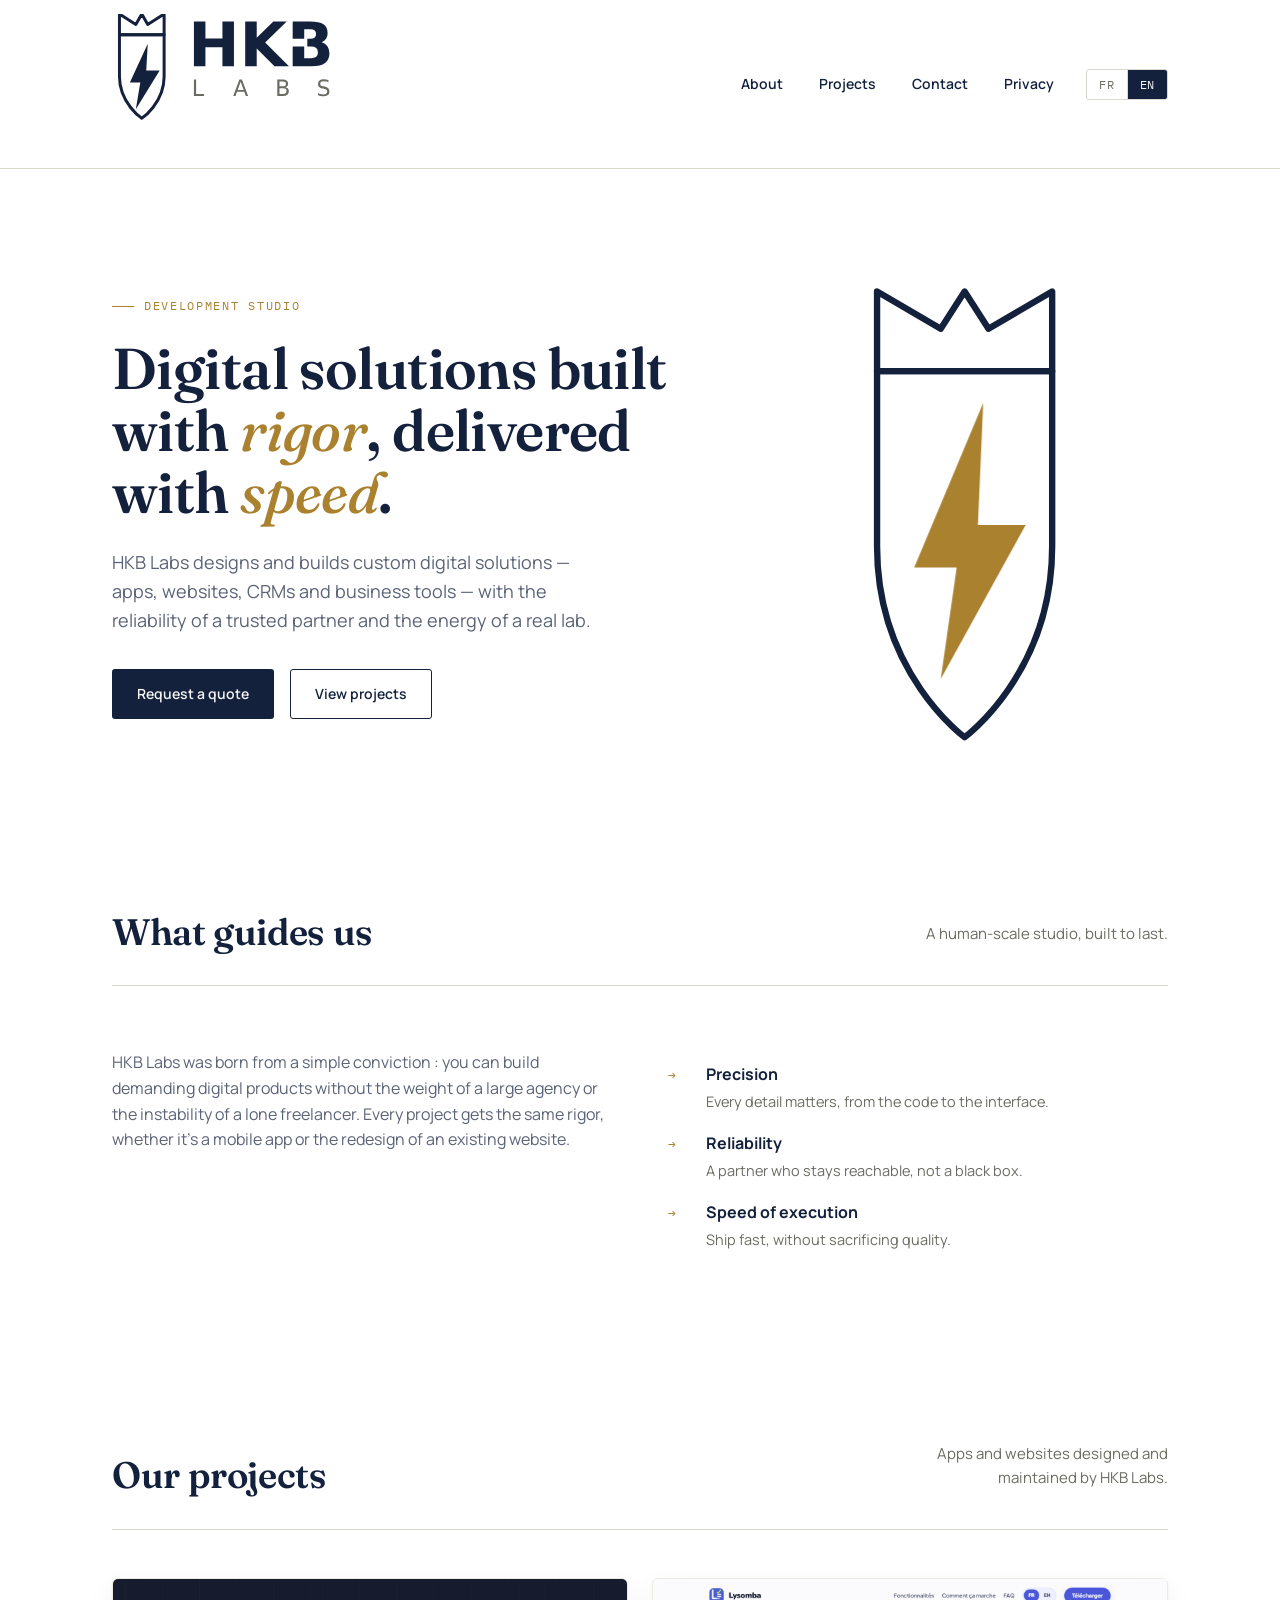
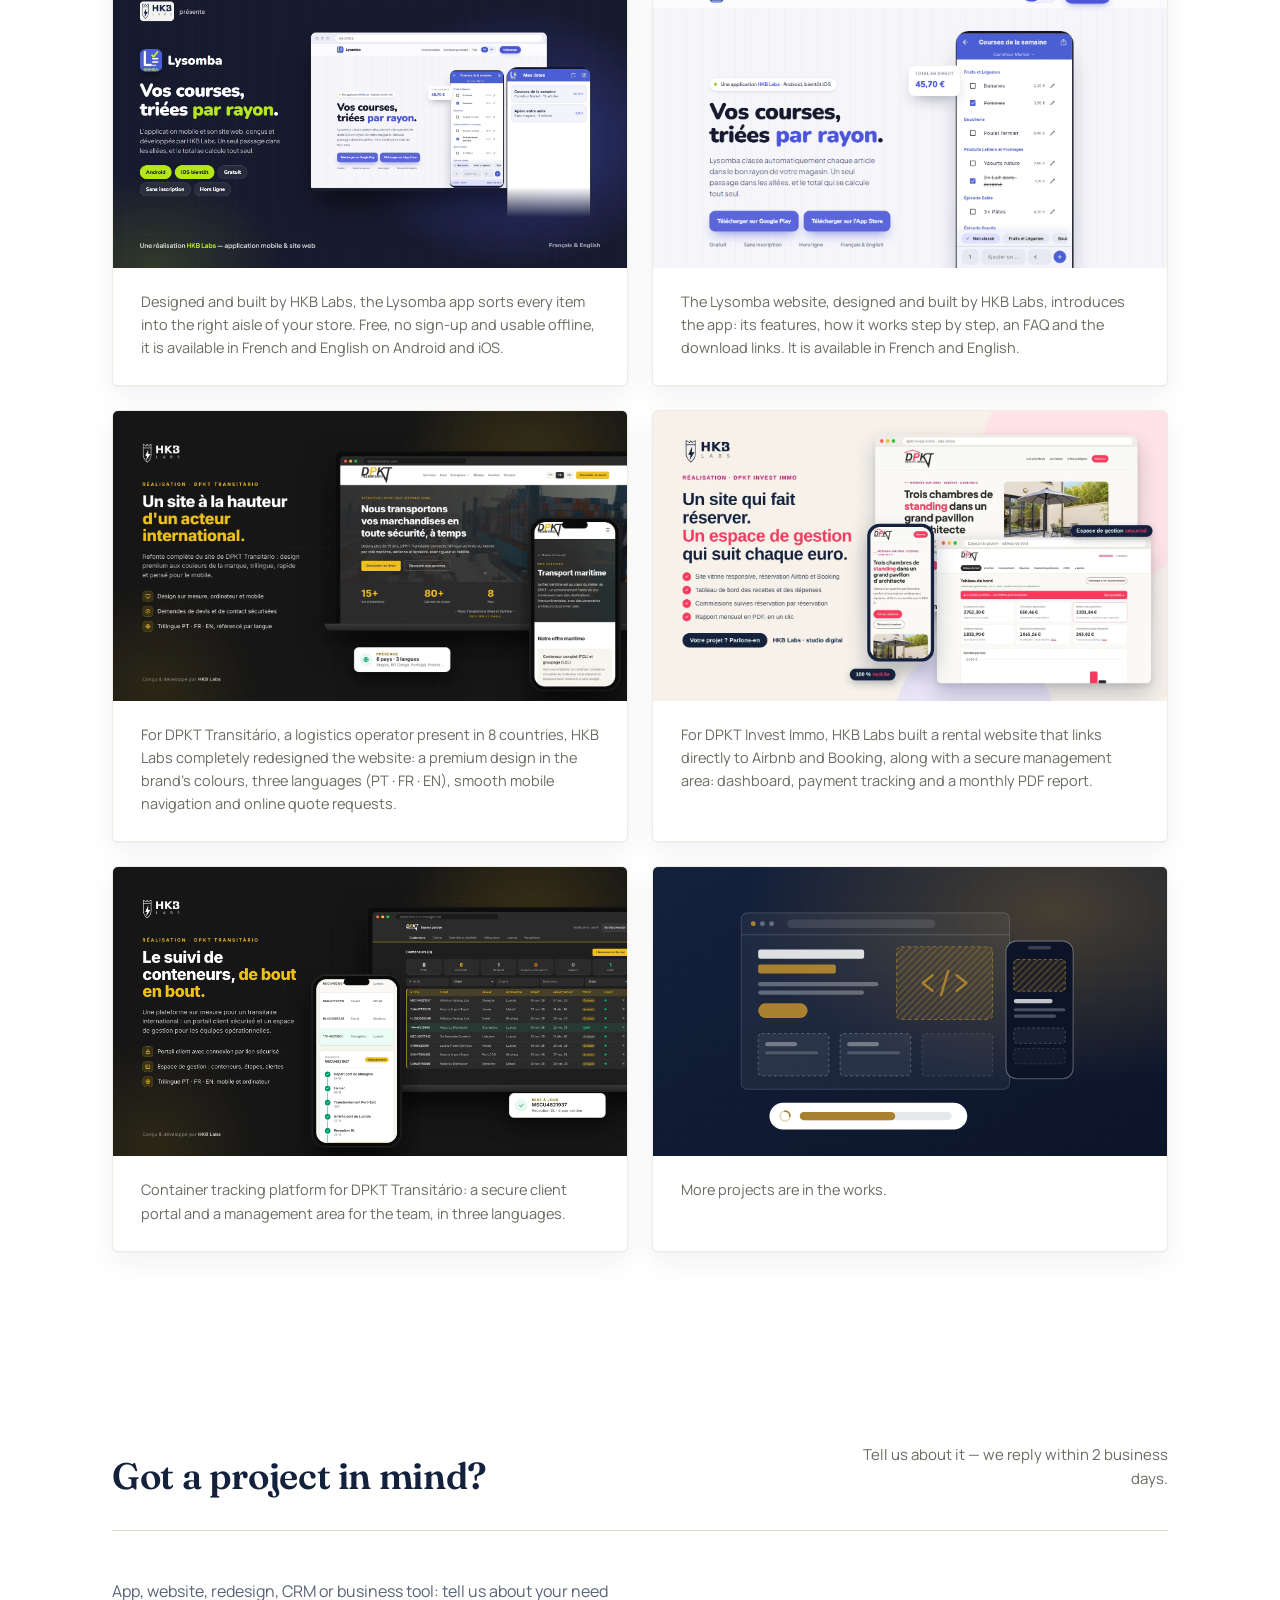
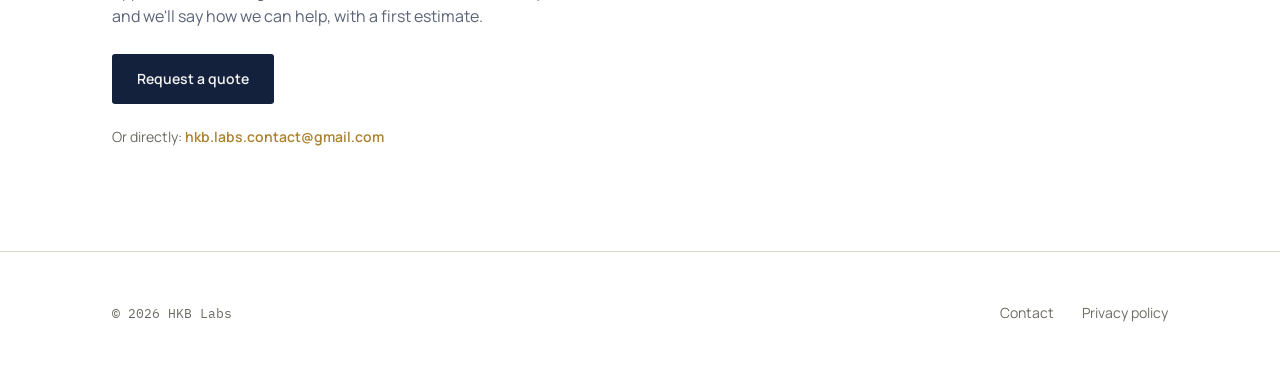
<file: index.html>
<!DOCTYPE html>
<html lang="fr" data-lang="fr">
<head>
<meta charset="UTF-8">
<meta name="viewport" content="width=device-width, initial-scale=1.0">
<title>HKB Labs — Studio de solutions digitales</title>
<meta name="description" content="HKB Labs conçoit et développe des solutions digitales sur-mesure — applications, sites web, outils métier. Découvrez nos projets, dont LYSOMBA.">
<link rel="icon" type="image/svg+xml" href="assets/favicon.svg">
<link rel="stylesheet" href="styles.css">
<script>
  try {
    var l = localStorage.getItem('hkb-lang');
    if (l !== 'fr' && l !== 'en') l = (navigator.language || '').slice(0, 2).toLowerCase() === 'en' ? 'en' : 'fr';
  } catch (e) { var l = 'fr'; }
  document.documentElement.setAttribute('data-lang', l);
  document.documentElement.lang = l;
</script>
</head>
<body>

<header class="site-header">
  <div class="wrap">
    <a href="index.html" class="brand" aria-label="HKB Labs — accueil">
      <svg viewBox="0 0 165.01 94" xmlns="http://www.w3.org/2000/svg" aria-hidden="true">
        <path d="M5 14 L5 0 L16 7 L20 0 L24 7 L35 0 L35 14 Z" fill="none" stroke="#14213D" stroke-width="2" stroke-linejoin="round"/>
        <path d="M5 14 L35 14 L35 42 C35 60 20 70 20 70 C20 70 5 60 5 42 Z" fill="none" stroke="#14213D" stroke-width="2" stroke-linejoin="round"/>
        <path d="M24 20 L12 46 L19 46 L16 64 L32 38 L23 38 Z" fill="#14213D"/>
        <path d="M55.00,5.00 L62.73,5.00 L62.73,16.43 L74.15,16.43 L74.15,5.00 L81.88,5.00 L81.88,35.00 L74.15,35.00 L74.15,22.28 L62.73,22.28 L62.73,35.00 L55.00,35.00 L55.00,5.00 Z M89.44,5.00 L97.17,5.00 L97.17,15.95 L108.32,5.00 L117.30,5.00 L102.86,19.21 L118.79,35.00 L109.11,35.00 L97.17,23.18 L97.17,35.00 L89.44,35.00 L89.44,5.00 Z M133.33,16.62 Q135.17,16.62 136.11,15.81 Q137.05,15.01 137.05,13.44 Q137.05,11.89 136.11,11.08 Q135.17,10.27 133.33,10.27 L129.06,10.27 L129.06,16.62 L133.33,16.62 Z M133.60,29.73 Q135.93,29.73 137.10,28.75 Q138.28,27.77 138.28,25.78 Q138.28,23.83 137.12,22.85 Q135.95,21.88 133.60,21.88 L129.06,21.88 L129.06,29.73 L133.60,29.73 Z M140.79,18.95 Q143.28,19.67 144.64,21.62 Q146.01,23.57 146.01,26.40 Q146.01,30.74 143.08,32.87 Q140.15,35.00 134.16,35.00 L121.32,35.00 L121.32,5.00 L132.94,5.00 Q139.19,5.00 141.99,6.89 Q144.79,8.78 144.79,12.94 Q144.79,15.13 143.76,16.66 Q142.74,18.20 140.79,18.95 Z M121.32,16.62 L131.14,16.62 L131.14,21.88 L121.32,21.88 Z" fill="#14213D" fill-rule="evenodd"/>
        <path d="M55.00,44.06 L56.48,44.06 L56.48,53.76 L61.80,53.76 L61.80,55.00 L55.00,55.00 L55.00,44.06 Z M86.39,45.52 L84.38,50.96 L88.41,50.96 L86.39,45.52 Z M85.56,44.06 L87.23,44.06 L91.40,55.00 L89.86,55.00 L88.87,52.19 L83.94,52.19 L82.94,55.00 L81.38,55.00 L85.56,44.06 Z M112.46,49.78 L112.46,53.78 L114.83,53.78 Q116.03,53.78 116.60,53.29 Q117.18,52.79 117.18,51.78 Q117.18,50.75 116.60,50.27 Q116.03,49.78 114.83,49.78 L112.46,49.78 Z M112.46,45.28 L112.46,48.58 L114.65,48.58 Q115.73,48.58 116.26,48.17 Q116.80,47.76 116.80,46.93 Q116.80,46.10 116.26,45.69 Q115.73,45.28 114.65,45.28 L112.46,45.28 Z M110.98,44.06 L114.76,44.06 Q116.45,44.06 117.37,44.77 Q118.28,45.47 118.28,46.77 Q118.28,47.77 117.81,48.36 Q117.35,48.96 116.44,49.10 Q117.53,49.34 118.13,50.08 Q118.74,50.83 118.74,51.94 Q118.74,53.40 117.74,54.20 Q116.75,55.00 114.91,55.00 L110.98,55.00 L110.98,44.06 Z M145.35,44.42 L145.35,45.87 Q144.51,45.46 143.77,45.27 Q143.02,45.07 142.32,45.07 Q141.12,45.07 140.46,45.54 Q139.80,46.00 139.80,46.87 Q139.80,47.60 140.24,47.97 Q140.67,48.33 141.89,48.56 L142.78,48.74 Q144.44,49.06 145.23,49.86 Q146.01,50.65 146.01,51.98 Q146.01,53.57 144.95,54.39 Q143.88,55.21 141.83,55.21 Q141.05,55.21 140.17,55.04 Q139.30,54.86 138.36,54.52 L138.36,52.99 Q139.26,53.50 140.13,53.76 Q140.99,54.01 141.83,54.01 Q143.09,54.01 143.78,53.51 Q144.47,53.01 144.47,52.09 Q144.47,51.29 143.97,50.83 Q143.48,50.38 142.35,50.15 L141.45,49.98 Q139.80,49.65 139.05,48.94 Q138.32,48.24 138.32,46.99 Q138.32,45.54 139.34,44.70 Q140.36,43.87 142.15,43.87 Q142.92,43.87 143.72,44.01 Q144.52,44.15 145.35,44.42 Z" fill="#6B6B63"/>
      </svg>
    </a>
    <div class="header-right">
      <nav class="main-nav">
        <a href="#about"><span data-lang="fr">À propos</span><span data-lang="en">About</span></a>
        <a href="#projects"><span data-lang="fr">Projets</span><span data-lang="en">Projects</span></a>
        <a href="contact.html"><span data-lang="fr">Contact</span><span data-lang="en">Contact</span></a>
        <a href="privacy.html"><span data-lang="fr">Confidentialité</span><span data-lang="en">Privacy</span></a>
      </nav>
      <div class="lang-switch" role="group" aria-label="Langue / Language">
        <button type="button" data-set-lang="fr" aria-pressed="true">FR</button>
        <button type="button" data-set-lang="en" aria-pressed="false">EN</button>
      </div>
    </div>
  </div>
</header>

<main>

  <section class="hero">
    <div class="wrap">
      <div class="hero-copy">
        <span class="eyebrow"><span data-lang="fr">Studio de développement</span><span data-lang="en">Development studio</span></span>
        <h1 class="hero-title" data-lang="fr">Des solutions digitales construites avec <em>rigueur</em>, livrées avec <em>vitesse</em>.</h1>
        <h1 class="hero-title" data-lang="en">Digital solutions built with <em>rigor</em>, delivered with <em>speed</em>.</h1>
        <p class="hero-sub" data-lang="fr">HKB Labs conçoit et développe des solutions digitales sur-mesure — applications, sites web, CRM et outils métier — avec la fiabilité d'un partenaire de confiance et l'énergie d'un vrai laboratoire.</p>
        <p class="hero-sub" data-lang="en">HKB Labs designs and builds custom digital solutions — apps, websites, CRMs and business tools — with the reliability of a trusted partner and the energy of a real lab.</p>
        <div class="cta-row">
          <a href="contact.html" class="btn btn-primary"><span data-lang="fr">Demander un devis</span><span data-lang="en">Request a quote</span></a>
          <a href="#projects" class="btn btn-ghost"><span data-lang="fr">Voir les projets</span><span data-lang="en">View projects</span></a>
        </div>
      </div>
      <div class="hero-mark">
        <svg viewBox="-6 -6 98 180" xmlns="http://www.w3.org/2000/svg" aria-hidden="true">
          <path class="mark-line" d="M14 34 L14 4 L38 18 L47 4 L56 18 L80 4 L80 34 Z"/>
          <path class="mark-line" d="M14 34 L80 34 L80 100 C80 148 47 172 47 172 C47 172 14 148 14 100 Z"/>
          <path class="mark-bolt" d="M54 46 L28 108 L44 108 L38 150 L70 92 L52 92 Z"/>
        </svg>
      </div>
    </div>
  </section>

  <section id="about">
    <div class="wrap">
      <div class="section-head">
        <h2 class="section-title" data-lang="fr">Ce qui nous guide</h2>
        <h2 class="section-title" data-lang="en">What guides us</h2>
        <p class="section-note" data-lang="fr">Une structure à taille humaine, pensée pour durer.</p>
        <p class="section-note" data-lang="en">A human-scale studio, built to last.</p>
      </div>
      <div class="about-grid">
        <p data-lang="fr">
          HKB Labs est né d'une conviction simple&nbsp;: on peut construire des produits digitaux exigeants
          sans la lourdeur d'une grande agence, ni l'instabilité d'un freelance isolé. Chaque projet est
          traité avec la même rigueur, qu'il s'agisse d'une application mobile ou de la refonte d'un site existant.
        </p>
        <p data-lang="en">
          HKB Labs was born from a simple conviction&nbsp;: you can build demanding digital products without
          the weight of a large agency or the instability of a lone freelancer. Every project gets the same
          rigor, whether it's a mobile app or the redesign of an existing website.
        </p>
        <ul class="values" data-lang="fr">
          <li><span class="mark">→</span><div><strong>Précision</strong><span class="desc">Chaque détail compte, du code à l'interface.</span></div></li>
          <li><span class="mark">→</span><div><strong>Fiabilité</strong><span class="desc">Un partenaire qui reste joignable, pas une boîte noire.</span></div></li>
          <li><span class="mark">→</span><div><strong>Vitesse d'exécution</strong><span class="desc">Livrer vite, sans sacrifier la qualité.</span></div></li>
        </ul>
        <ul class="values" data-lang="en">
          <li><span class="mark">→</span><div><strong>Precision</strong><span class="desc">Every detail matters, from the code to the interface.</span></div></li>
          <li><span class="mark">→</span><div><strong>Reliability</strong><span class="desc">A partner who stays reachable, not a black box.</span></div></li>
          <li><span class="mark">→</span><div><strong>Speed of execution</strong><span class="desc">Ship fast, without sacrificing quality.</span></div></li>
        </ul>
      </div>
    </div>
  </section>

  <section id="projects">
    <div class="wrap">
      <div class="section-head">
        <h2 class="section-title" data-lang="fr">Nos projets</h2>
        <h2 class="section-title" data-lang="en">Our projects</h2>
        <p class="section-note" data-lang="fr">Applications et sites conçus et maintenus par HKB Labs.</p>
        <p class="section-note" data-lang="en">Apps and websites designed and maintained by HKB Labs.</p>
      </div>
      <div class="showcase-grid">
        <figure class="showcase-card">
          <img src="assets/lysomba-presentation.webp" alt="Lysomba : application mobile de liste de courses classée par rayon, et son site web" width="1920" height="1080">
          <figcaption>
            <p data-lang="fr">Conçue et développée par HKB Labs, l'application Lysomba classe chaque article dans le bon rayon de votre magasin. Gratuite, sans inscription et utilisable hors ligne, elle est disponible en français et en anglais sur Android et iOS.</p>
            <p data-lang="en">Designed and built by HKB Labs, the Lysomba app sorts every item into the right aisle of your store. Free, no sign-up and usable offline, it is available in French and English on Android and iOS.</p>
          </figcaption>
        </figure>
        <figure class="showcase-card">
          <img src="assets/lysomba-site.png" alt="Site web de Lysomba : page d'accueil avec présentation de l'application et liens de téléchargement" width="1440" height="900" loading="lazy" style="object-position: top;">
          <figcaption>
            <p data-lang="fr">Le site web de Lysomba, conçu et développé par HKB Labs, présente l'application&nbsp;: ses fonctionnalités, son fonctionnement pas à pas, une FAQ et les liens de téléchargement. Il est disponible en français et en anglais.</p>
            <p data-lang="en">The Lysomba website, designed and built by HKB Labs, introduces the app: its features, how it works step by step, an FAQ and the download links. It is available in French and English.</p>
          </figcaption>
        </figure>
        <figure class="showcase-card">
          <img src="assets/dpkt-transitario-site.png" alt="DPKT Transitário : refonte du site internet, design premium, trilingue et adapté au mobile" width="1456" height="819" loading="lazy">
          <figcaption>
            <p data-lang="fr">Pour DPKT Transitário, opérateur logistique présent dans 8 pays, HKB Labs a entièrement repensé le site internet&nbsp;: un design premium aux couleurs de la marque, trois langues (PT · FR · EN), une navigation fluide sur mobile et des demandes de devis en ligne.</p>
            <p data-lang="en">For DPKT Transitário, a logistics operator present in 8 countries, HKB Labs completely redesigned the website: a premium design in the brand's colours, three languages (PT · FR · EN), smooth mobile navigation and online quote requests.</p>
          </figcaption>
        </figure>
        <figure class="showcase-card">
          <img src="assets/dpkt-invest-immo.webp" alt="DPKT Invest Immo : site vitrine de location et espace de gestion sécurisé" width="1456" height="819" loading="lazy">
          <figcaption>
            <p data-lang="fr">Pour DPKT Invest Immo, HKB Labs a conçu un site de location qui renvoie directement vers Airbnb et Booking, et un espace de gestion sécurisé&nbsp;: tableau de bord, suivi des paiements et rapport mensuel en PDF.</p>
            <p data-lang="en">For DPKT Invest Immo, HKB Labs built a rental website that links directly to Airbnb and Booking, along with a secure management area: dashboard, payment tracking and a monthly PDF report.</p>
          </figcaption>
        </figure>
        <figure class="showcase-card">
          <img src="assets/dpkt-transitario-suivi.webp" alt="DPKT Transitário : plateforme de suivi de conteneurs, portail client et espace de gestion" width="2000" height="1125" loading="lazy">
          <figcaption>
            <p data-lang="fr">Plateforme de suivi de conteneurs pour DPKT Transitário&nbsp;: un portail client sécurisé et un espace de gestion pour les équipes, en trois langues.</p>
            <p data-lang="en">Container tracking platform for DPKT Transitário: a secure client portal and a management area for the team, in three languages.</p>
          </figcaption>
        </figure>
        <figure class="showcase-card">
          <img src="assets/projets-en-cours.svg" alt="Maquette de site et d'application en cours de construction" width="1456" height="819" loading="lazy">
          <figcaption>
            <p data-lang="fr">D'autres projets sont en cours.</p>
            <p data-lang="en">More projects are in the works.</p>
          </figcaption>
        </figure>
      </div>
    </div>
  </section>

  <section id="contact">
    <div class="wrap">
      <div class="section-head">
        <h2 class="section-title" data-lang="fr">Un projet en tête&nbsp;?</h2>
        <h2 class="section-title" data-lang="en">Got a project in mind?</h2>
        <p class="section-note" data-lang="fr">Décrivez-le, on revient vers vous sous 48 h ouvrées.</p>
        <p class="section-note" data-lang="en">Tell us about it — we reply within 2 business days.</p>
      </div>
      <p style="max-width:52ch;color:var(--ink-70);font-size:16px;" data-lang="fr">
        Application, site web, refonte, CRM ou outil métier&nbsp;: parlez-nous de votre besoin
        et on vous dit comment on peut aider, avec une première estimation.
      </p>
      <p style="max-width:52ch;color:var(--ink-70);font-size:16px;" data-lang="en">
        App, website, redesign, CRM or business tool: tell us about your need and we'll say
        how we can help, with a first estimate.
      </p>
      <div class="cta-row" style="margin-top:24px;">
        <a href="contact.html" class="btn btn-primary"><span data-lang="fr">Demander un devis</span><span data-lang="en">Request a quote</span></a>
      </div>
      <p style="font-size:14px;color:var(--muted);margin-top:22px;" data-lang="fr">
        Ou directement&nbsp;: <a href="mailto:hkb.labs.contact@gmail.com" style="color:var(--brass);font-weight:600;text-decoration:none;">hkb.labs.contact@gmail.com</a>
      </p>
      <p style="font-size:14px;color:var(--muted);margin-top:22px;" data-lang="en">
        Or directly: <a href="mailto:hkb.labs.contact@gmail.com" style="color:var(--brass);font-weight:600;text-decoration:none;">hkb.labs.contact@gmail.com</a>
      </p>
    </div>
  </section>

</main>

<footer>
  <div class="wrap">
    <span class="footer-copy">© 2026 HKB Labs</span>
    <ul class="footer-links">
      <li><a href="contact.html"><span data-lang="fr">Contact</span><span data-lang="en">Contact</span></a></li>
      <li><a href="privacy.html"><span data-lang="fr">Politique de confidentialité</span><span data-lang="en">Privacy policy</span></a></li>
    </ul>
  </div>
</footer>

<script>
  window.HKB_TITLES = {
    fr: "HKB Labs — Studio de solutions digitales",
    en: "HKB Labs — Digital solutions studio"
  };
  window.HKB_DESCRIPTIONS = {
    fr: "HKB Labs conçoit et développe des solutions digitales sur-mesure — applications, sites web, outils métier. Découvrez nos projets, dont LYSOMBA.",
    en: "HKB Labs designs and builds custom digital solutions — apps, websites, business tools. Discover our projects, including LYSOMBA."
  };
</script>
<script src="lang.js"></script>

</body>
</html>
</file>
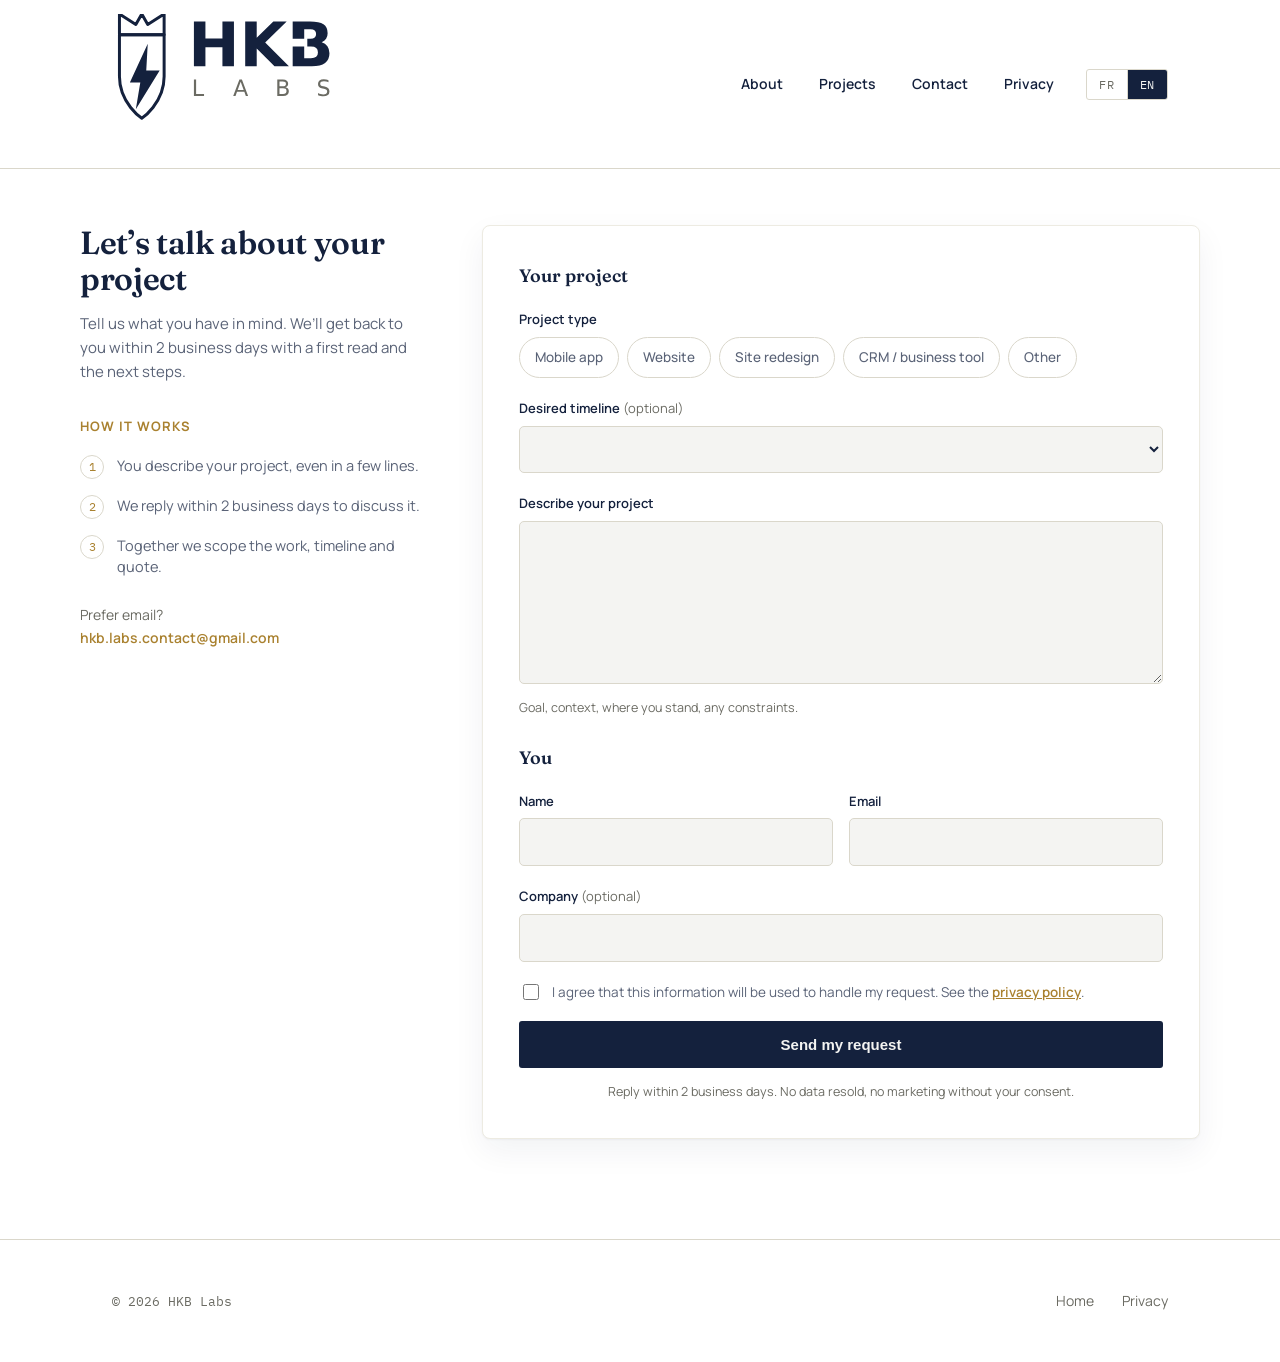
<file: contact.html>
<!DOCTYPE html>
<html lang="fr" data-lang="fr">
<head>
<meta charset="UTF-8">
<meta name="viewport" content="width=device-width, initial-scale=1.0">
<title>Demander un devis — HKB Labs</title>
<meta name="description" content="Décrivez votre projet — application, site web, refonte, outil métier. HKB Labs revient vers vous sous 48 h ouvrées.">
<link rel="icon" type="image/svg+xml" href="assets/favicon.svg">
<link rel="stylesheet" href="styles.css">
<script>
  try {
    var l = localStorage.getItem('hkb-lang');
    if (l !== 'fr' && l !== 'en') l = (navigator.language || '').slice(0, 2).toLowerCase() === 'en' ? 'en' : 'fr';
  } catch (e) { var l = 'fr'; }
  document.documentElement.setAttribute('data-lang', l);
  document.documentElement.lang = l;
</script>
</head>
<body>

<header class="site-header">
  <div class="wrap">
    <a href="index.html" class="brand" aria-label="HKB Labs — accueil">
      <svg viewBox="0 0 165.01 94" xmlns="http://www.w3.org/2000/svg" aria-hidden="true">
        <path d="M5 14 L5 0 L16 7 L20 0 L24 7 L35 0 L35 14 Z" fill="none" stroke="#14213D" stroke-width="2" stroke-linejoin="round"/>
        <path d="M5 14 L35 14 L35 42 C35 60 20 70 20 70 C20 70 5 60 5 42 Z" fill="none" stroke="#14213D" stroke-width="2" stroke-linejoin="round"/>
        <path d="M24 20 L12 46 L19 46 L16 64 L32 38 L23 38 Z" fill="#14213D"/>
        <path d="M55.00,5.00 L62.73,5.00 L62.73,16.43 L74.15,16.43 L74.15,5.00 L81.88,5.00 L81.88,35.00 L74.15,35.00 L74.15,22.28 L62.73,22.28 L62.73,35.00 L55.00,35.00 L55.00,5.00 Z M89.44,5.00 L97.17,5.00 L97.17,15.95 L108.32,5.00 L117.30,5.00 L102.86,19.21 L118.79,35.00 L109.11,35.00 L97.17,23.18 L97.17,35.00 L89.44,35.00 L89.44,5.00 Z M133.33,16.62 Q135.17,16.62 136.11,15.81 Q137.05,15.01 137.05,13.44 Q137.05,11.89 136.11,11.08 Q135.17,10.27 133.33,10.27 L129.06,10.27 L129.06,16.62 L133.33,16.62 Z M133.60,29.73 Q135.93,29.73 137.10,28.75 Q138.28,27.77 138.28,25.78 Q138.28,23.83 137.12,22.85 Q135.95,21.88 133.60,21.88 L129.06,21.88 L129.06,29.73 L133.60,29.73 Z M140.79,18.95 Q143.28,19.67 144.64,21.62 Q146.01,23.57 146.01,26.40 Q146.01,30.74 143.08,32.87 Q140.15,35.00 134.16,35.00 L121.32,35.00 L121.32,5.00 L132.94,5.00 Q139.19,5.00 141.99,6.89 Q144.79,8.78 144.79,12.94 Q144.79,15.13 143.76,16.66 Q142.74,18.20 140.79,18.95 Z M121.32,16.62 L131.14,16.62 L131.14,21.88 L121.32,21.88 Z" fill="#14213D" fill-rule="evenodd"/>
        <path d="M55.00,44.06 L56.48,44.06 L56.48,53.76 L61.80,53.76 L61.80,55.00 L55.00,55.00 L55.00,44.06 Z M86.39,45.52 L84.38,50.96 L88.41,50.96 L86.39,45.52 Z M85.56,44.06 L87.23,44.06 L91.40,55.00 L89.86,55.00 L88.87,52.19 L83.94,52.19 L82.94,55.00 L81.38,55.00 L85.56,44.06 Z M112.46,49.78 L112.46,53.78 L114.83,53.78 Q116.03,53.78 116.60,53.29 Q117.18,52.79 117.18,51.78 Q117.18,50.75 116.60,50.27 Q116.03,49.78 114.83,49.78 L112.46,49.78 Z M112.46,45.28 L112.46,48.58 L114.65,48.58 Q115.73,48.58 116.26,48.17 Q116.80,47.76 116.80,46.93 Q116.80,46.10 116.26,45.69 Q115.73,45.28 114.65,45.28 L112.46,45.28 Z M110.98,44.06 L114.76,44.06 Q116.45,44.06 117.37,44.77 Q118.28,45.47 118.28,46.77 Q118.28,47.77 117.81,48.36 Q117.35,48.96 116.44,49.10 Q117.53,49.34 118.13,50.08 Q118.74,50.83 118.74,51.94 Q118.74,53.40 117.74,54.20 Q116.75,55.00 114.91,55.00 L110.98,55.00 L110.98,44.06 Z M145.35,44.42 L145.35,45.87 Q144.51,45.46 143.77,45.27 Q143.02,45.07 142.32,45.07 Q141.12,45.07 140.46,45.54 Q139.80,46.00 139.80,46.87 Q139.80,47.60 140.24,47.97 Q140.67,48.33 141.89,48.56 L142.78,48.74 Q144.44,49.06 145.23,49.86 Q146.01,50.65 146.01,51.98 Q146.01,53.57 144.95,54.39 Q143.88,55.21 141.83,55.21 Q141.05,55.21 140.17,55.04 Q139.30,54.86 138.36,54.52 L138.36,52.99 Q139.26,53.50 140.13,53.76 Q140.99,54.01 141.83,54.01 Q143.09,54.01 143.78,53.51 Q144.47,53.01 144.47,52.09 Q144.47,51.29 143.97,50.83 Q143.48,50.38 142.35,50.15 L141.45,49.98 Q139.80,49.65 139.05,48.94 Q138.32,48.24 138.32,46.99 Q138.32,45.54 139.34,44.70 Q140.36,43.87 142.15,43.87 Q142.92,43.87 143.72,44.01 Q144.52,44.15 145.35,44.42 Z" fill="#6B6B63"/>
      </svg>
    </a>
    <div class="header-right">
      <nav class="main-nav">
        <a href="index.html#about"><span data-lang="fr">À propos</span><span data-lang="en">About</span></a>
        <a href="index.html#projects"><span data-lang="fr">Projets</span><span data-lang="en">Projects</span></a>
        <a href="contact.html"><span data-lang="fr">Contact</span><span data-lang="en">Contact</span></a>
        <a href="privacy.html"><span data-lang="fr">Confidentialité</span><span data-lang="en">Privacy</span></a>
      </nav>
      <div class="lang-switch" role="group" aria-label="Langue / Language">
        <button type="button" data-set-lang="fr" aria-pressed="true">FR</button>
        <button type="button" data-set-lang="en" aria-pressed="false">EN</button>
      </div>
    </div>
  </div>
</header>

<main class="wrap contact-page">

  <div class="contact-layout">

    <aside class="contact-aside">
      <h1 data-lang="fr">Parlons de votre projet</h1>
      <h1 data-lang="en">Let’s talk about your project</h1>
      <p class="contact-intro" data-lang="fr">Décrivez ce que vous avez en tête. On revient vers vous sous 48 h ouvrées avec une première lecture et les prochaines étapes.</p>
      <p class="contact-intro" data-lang="en">Tell us what you have in mind. We’ll get back to you within 2 business days with a first read and the next steps.</p>

      <h2 data-lang="fr">Comment ça se passe</h2>
      <h2 data-lang="en">How it works</h2>
      <ol class="steps">
        <li><span class="step-n">1</span><span><span data-lang="fr">Vous décrivez votre projet, même en quelques lignes.</span><span data-lang="en">You describe your project, even in a few lines.</span></span></li>
        <li><span class="step-n">2</span><span><span data-lang="fr">On revient vers vous sous 48 h ouvrées pour en discuter.</span><span data-lang="en">We reply within 2 business days to discuss it.</span></span></li>
        <li><span class="step-n">3</span><span><span data-lang="fr">On cadre ensemble le périmètre, le calendrier et le devis.</span><span data-lang="en">Together we scope the work, timeline and quote.</span></span></li>
      </ol>
      <p class="contact-direct" data-lang="fr">Vous préférez l’e-mail ?<br><a href="mailto:hkb.labs.contact@gmail.com">hkb.labs.contact@gmail.com</a></p>
      <p class="contact-direct" data-lang="en">Prefer email?<br><a href="mailto:hkb.labs.contact@gmail.com">hkb.labs.contact@gmail.com</a></p>
    </aside>

    <div class="contact-form-wrap">
      <form id="contact-form" class="contact-form" action="/api/contact" method="POST" novalidate>

        <div class="hp" aria-hidden="true">
          <label>Ne pas remplir ce champ
            <input type="text" name="fax" tabindex="-1" autocomplete="off">
          </label>
        </div>
        <input type="hidden" name="_t" id="form-ts" value="">
        <input type="hidden" name="lang" id="form-lang" value="fr">
        <input type="hidden" name="projectType" id="project-type" value="">

        <fieldset>
          <legend data-lang="fr">Votre projet</legend>
          <legend data-lang="en">Your project</legend>

          <div class="field">
            <span class="field-label" data-lang="fr">Type de projet</span>
            <span class="field-label" data-lang="en">Project type</span>
            <div class="chips" role="group" aria-label="Type de projet / Project type">
              <button type="button" class="chip" data-value="app" aria-pressed="false"><span data-lang="fr">Application mobile</span><span data-lang="en">Mobile app</span></button>
              <button type="button" class="chip" data-value="web" aria-pressed="false"><span data-lang="fr">Site web</span><span data-lang="en">Website</span></button>
              <button type="button" class="chip" data-value="refonte" aria-pressed="false"><span data-lang="fr">Refonte de site</span><span data-lang="en">Site redesign</span></button>
              <button type="button" class="chip" data-value="outil" aria-pressed="false"><span data-lang="fr">CRM / outil métier</span><span data-lang="en">CRM / business tool</span></button>
              <button type="button" class="chip" data-value="autre" aria-pressed="false"><span data-lang="fr">Autre</span><span data-lang="en">Other</span></button>
            </div>
            <p class="field-error" data-error-for="projectType" hidden><span data-lang="fr">Choisissez un type de projet.</span><span data-lang="en">Please choose a project type.</span></p>
          </div>

          <div class="field">
            <label for="timeline"><span data-lang="fr">Échéance souhaitée</span><span data-lang="en">Desired timeline</span> <span class="opt" data-lang="fr">(optionnel)</span><span class="opt" data-lang="en">(optional)</span></label>
            <select id="timeline" name="timeline"><option value=""></option></select>
          </div>

          <div class="field">
            <label for="message"><span data-lang="fr">Décrivez votre projet</span><span data-lang="en">Describe your project</span></label>
            <textarea id="message" name="message" rows="6" required minlength="15" placeholder=""></textarea>
            <p class="field-hint" data-lang="fr">Objectif, contexte, où vous en êtes, contraintes éventuelles.</p>
            <p class="field-hint" data-lang="en">Goal, context, where you stand, any constraints.</p>
            <p class="field-error" data-error-for="message" hidden><span data-lang="fr">Décrivez votre projet en quelques mots (15 caractères minimum).</span><span data-lang="en">Please describe your project in a few words (15 characters minimum).</span></p>
          </div>
        </fieldset>

        <fieldset>
          <legend data-lang="fr">Vous</legend>
          <legend data-lang="en">You</legend>

          <div class="field-row">
            <div class="field">
              <label for="name"><span data-lang="fr">Nom</span><span data-lang="en">Name</span></label>
              <input id="name" name="name" type="text" required autocomplete="name">
              <p class="field-error" data-error-for="name" hidden><span data-lang="fr">Indiquez votre nom.</span><span data-lang="en">Please enter your name.</span></p>
            </div>
            <div class="field">
              <label for="email"><span data-lang="fr">E-mail</span><span data-lang="en">Email</span></label>
              <input id="email" name="email" type="email" required autocomplete="email">
              <p class="field-error" data-error-for="email" hidden><span data-lang="fr">Adresse e-mail invalide.</span><span data-lang="en">Invalid email address.</span></p>
            </div>
          </div>

          <div class="field">
            <label for="company"><span data-lang="fr">Société</span><span data-lang="en">Company</span> <span class="opt" data-lang="fr">(optionnel)</span><span class="opt" data-lang="en">(optional)</span></label>
            <input id="company" name="company" type="text" autocomplete="organization">
          </div>

          <div class="field consent">
            <label>
              <input type="checkbox" id="consent" name="consent" value="yes" required>
              <span><span data-lang="fr">J’accepte que ces informations soient utilisées pour traiter ma demande. Voir la <a href="privacy.html">politique de confidentialité</a>.</span><span data-lang="en">I agree that this information will be used to handle my request. See the <a href="privacy.html">privacy policy</a>.</span></span>
            </label>
            <p class="field-error" data-error-for="consent" hidden><span data-lang="fr">Vous devez accepter pour envoyer votre demande.</span><span data-lang="en">You must agree in order to send your request.</span></p>
          </div>
        </fieldset>

        <p class="form-error-banner" id="form-error" hidden></p>

        <button type="submit" class="btn btn-primary" id="submit-btn"><span data-lang="fr">Envoyer ma demande</span><span data-lang="en">Send my request</span></button>

        <p class="form-foot" data-lang="fr">Réponse sous 48 h ouvrées. Aucune donnée revendue, aucun démarchage sans votre accord.</p>
        <p class="form-foot" data-lang="en">Reply within 2 business days. No data resold, no marketing without your consent.</p>
      </form>
    </div>

  </div>
</main>

<footer>
  <div class="wrap">
    <span class="footer-copy">© 2026 HKB Labs</span>
    <ul class="footer-links">
      <li><a href="index.html"><span data-lang="fr">Accueil</span><span data-lang="en">Home</span></a></li>
      <li><a href="privacy.html"><span data-lang="fr">Confidentialité</span><span data-lang="en">Privacy</span></a></li>
    </ul>
  </div>
</footer>

<script>
  window.HKB_TITLES = {
    fr: "Demander un devis — HKB Labs",
    en: "Request a quote — HKB Labs"
  };
  window.HKB_DESCRIPTIONS = {
    fr: "Décrivez votre projet — application, site web, refonte, outil métier. HKB Labs revient vers vous sous 48 h ouvrées.",
    en: "Tell us about your project — app, website, redesign, business tool. HKB Labs replies within 2 business days."
  };
</script>
<script src="lang.js"></script>
<script src="contact.js"></script>

</body>
</html>
</file>
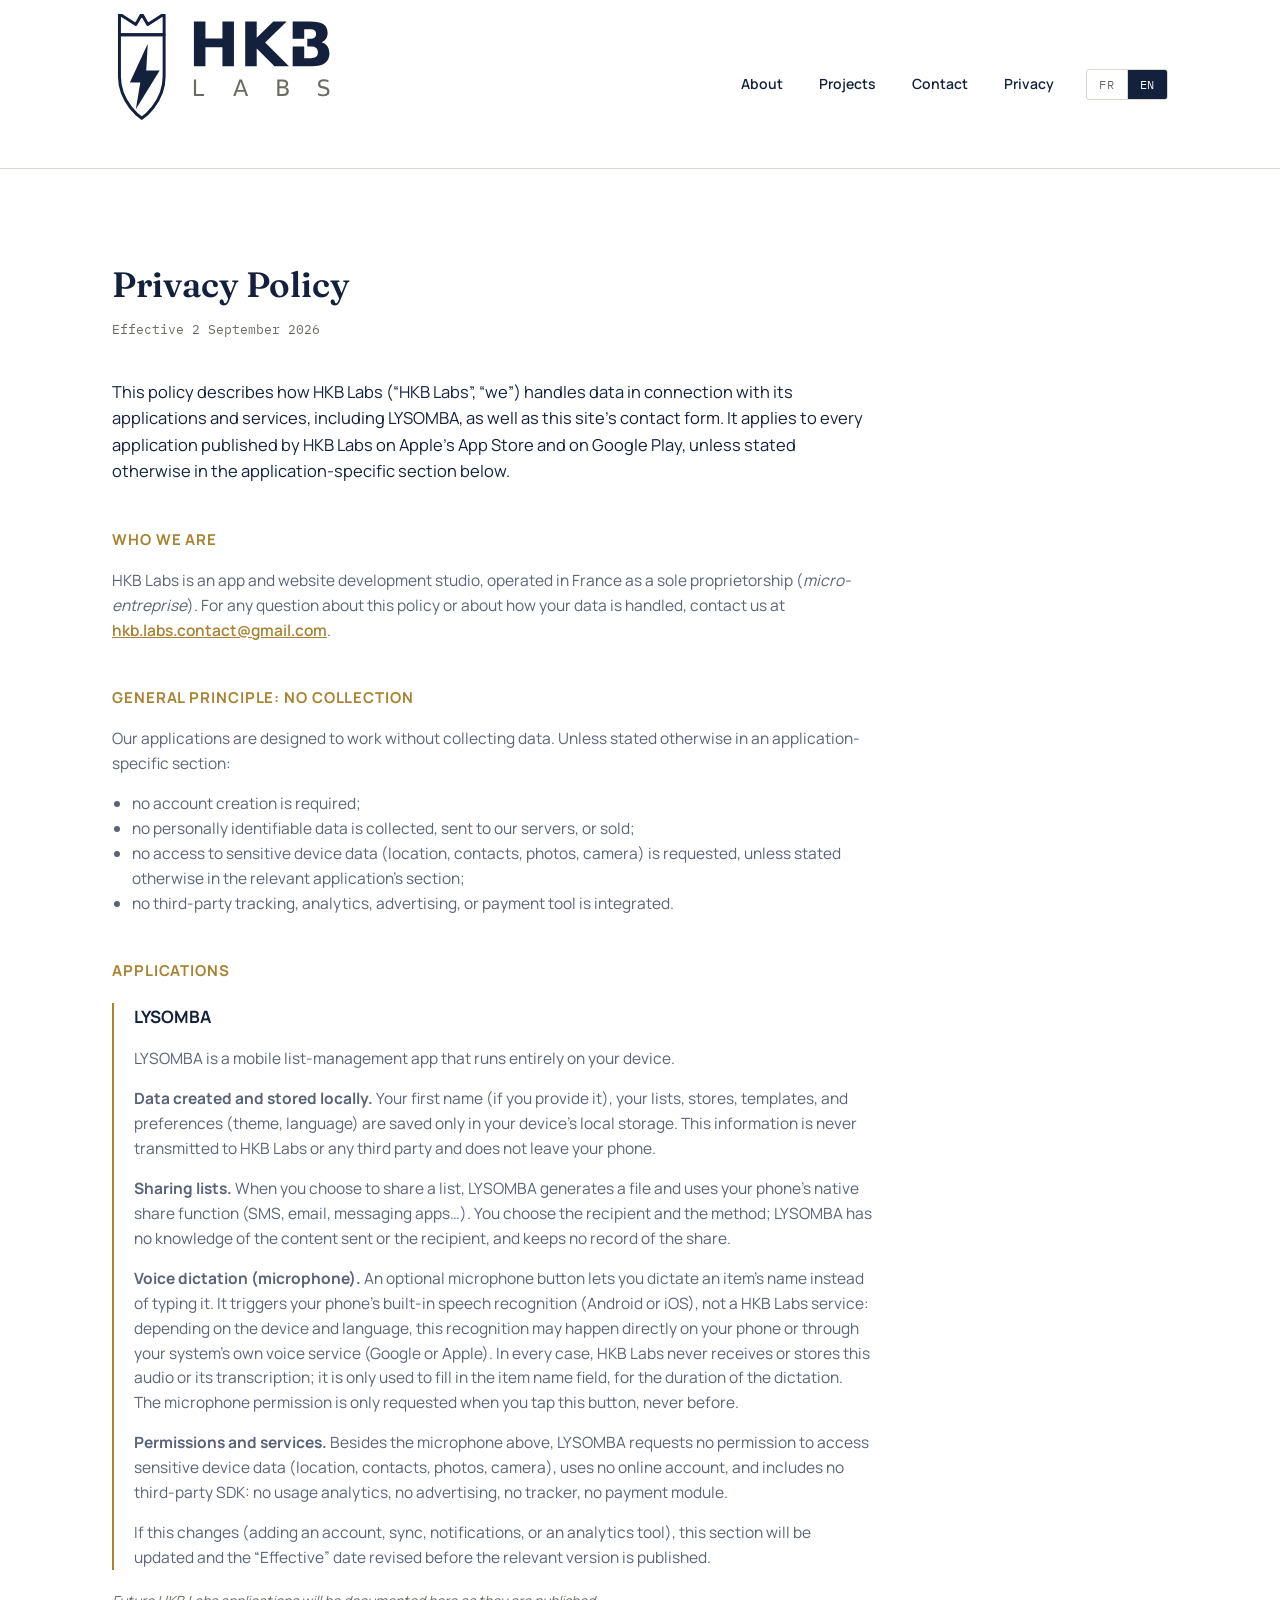
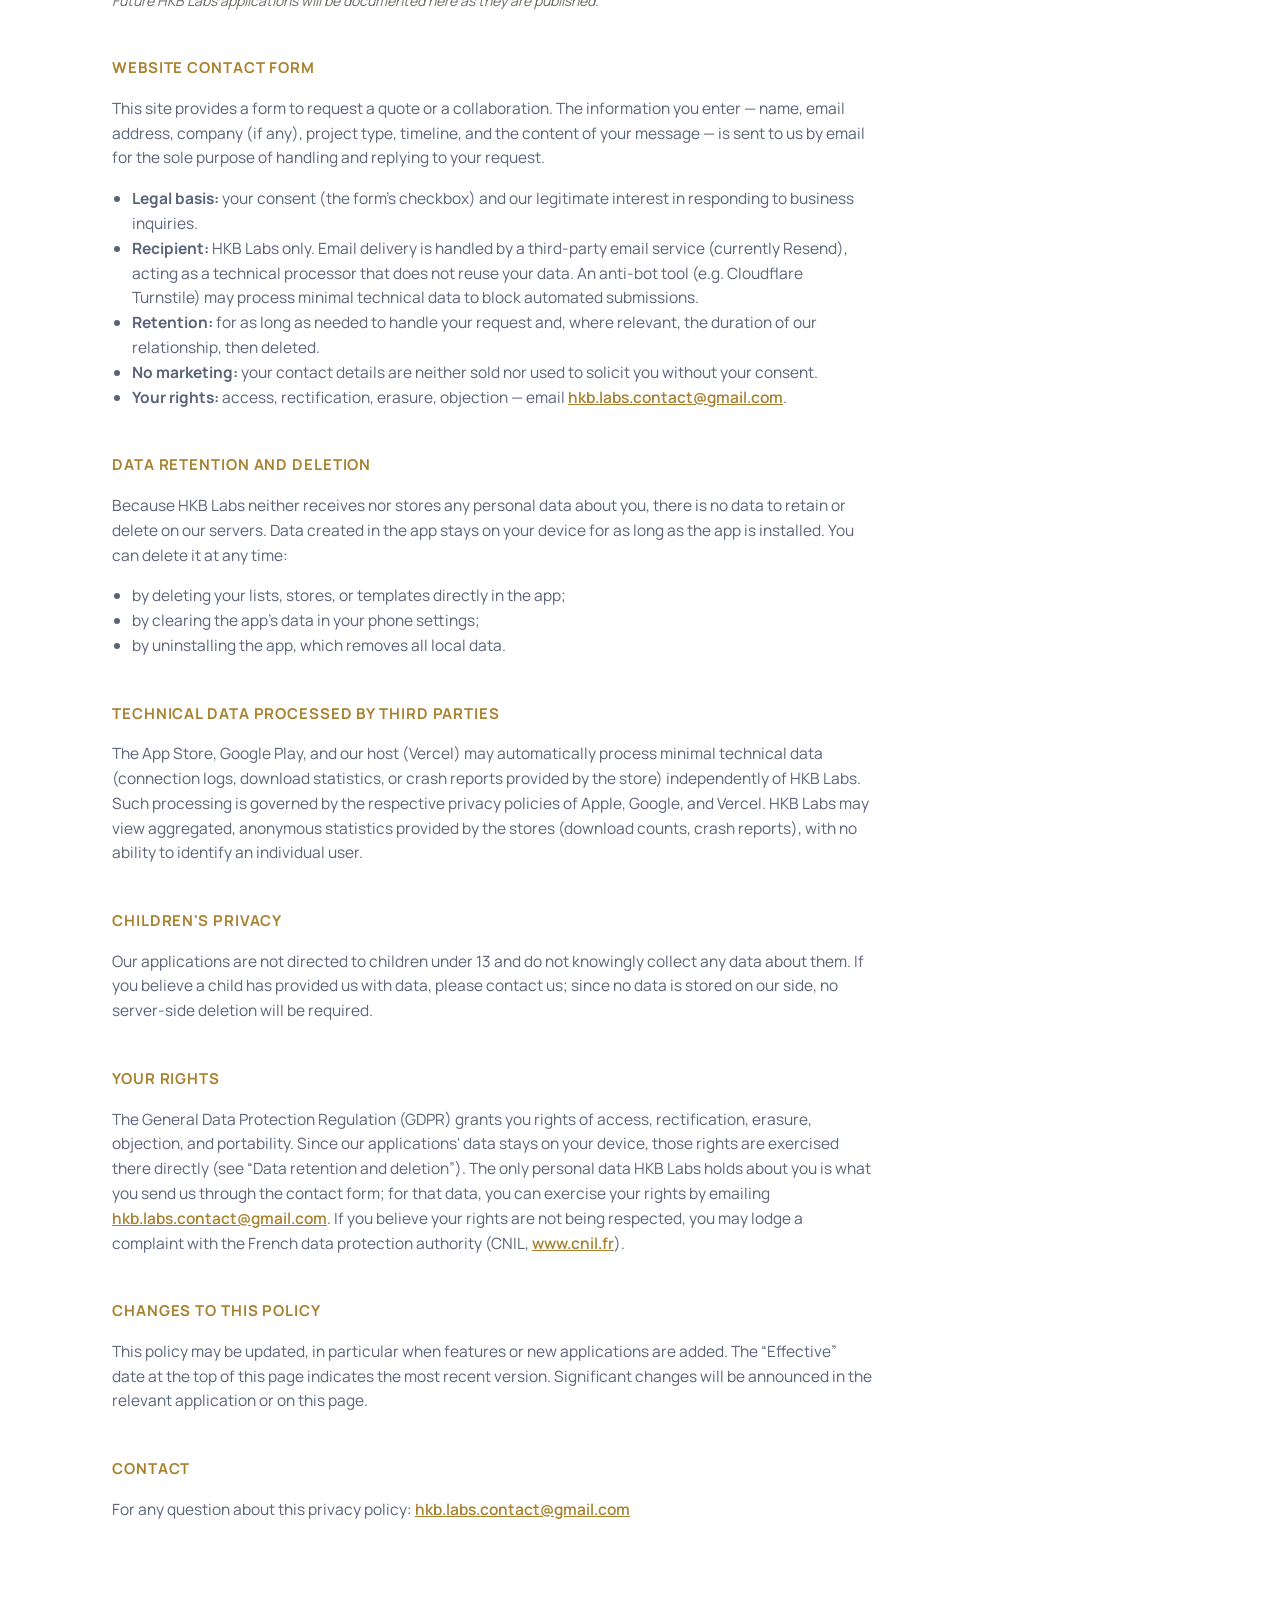
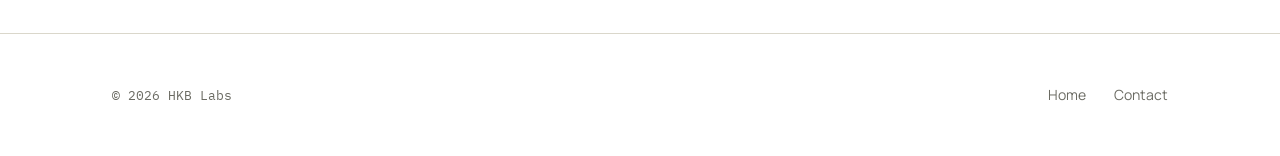
<file: privacy.html>
<!DOCTYPE html>
<html lang="fr" data-lang="fr">
<head>
<meta charset="UTF-8">
<meta name="viewport" content="width=device-width, initial-scale=1.0">
<title>Politique de confidentialité — HKB Labs</title>
<meta name="description" content="Politique de confidentialité de HKB Labs et de ses applications, dont LYSOMBA.">
<link rel="icon" type="image/svg+xml" href="assets/favicon.svg">
<link rel="stylesheet" href="styles.css">
<script>
  try {
    var l = localStorage.getItem('hkb-lang');
    if (l !== 'fr' && l !== 'en') l = (navigator.language || '').slice(0, 2).toLowerCase() === 'en' ? 'en' : 'fr';
  } catch (e) { var l = 'fr'; }
  document.documentElement.setAttribute('data-lang', l);
  document.documentElement.lang = l;
</script>
</head>
<body>

<header class="site-header">
  <div class="wrap">
    <a href="index.html" class="brand" aria-label="HKB Labs — accueil">
      <svg viewBox="0 0 165.01 94" xmlns="http://www.w3.org/2000/svg" aria-hidden="true">
        <path d="M5 14 L5 0 L16 7 L20 0 L24 7 L35 0 L35 14 Z" fill="none" stroke="#14213D" stroke-width="2" stroke-linejoin="round"/>
        <path d="M5 14 L35 14 L35 42 C35 60 20 70 20 70 C20 70 5 60 5 42 Z" fill="none" stroke="#14213D" stroke-width="2" stroke-linejoin="round"/>
        <path d="M24 20 L12 46 L19 46 L16 64 L32 38 L23 38 Z" fill="#14213D"/>
        <path d="M55.00,5.00 L62.73,5.00 L62.73,16.43 L74.15,16.43 L74.15,5.00 L81.88,5.00 L81.88,35.00 L74.15,35.00 L74.15,22.28 L62.73,22.28 L62.73,35.00 L55.00,35.00 L55.00,5.00 Z M89.44,5.00 L97.17,5.00 L97.17,15.95 L108.32,5.00 L117.30,5.00 L102.86,19.21 L118.79,35.00 L109.11,35.00 L97.17,23.18 L97.17,35.00 L89.44,35.00 L89.44,5.00 Z M133.33,16.62 Q135.17,16.62 136.11,15.81 Q137.05,15.01 137.05,13.44 Q137.05,11.89 136.11,11.08 Q135.17,10.27 133.33,10.27 L129.06,10.27 L129.06,16.62 L133.33,16.62 Z M133.60,29.73 Q135.93,29.73 137.10,28.75 Q138.28,27.77 138.28,25.78 Q138.28,23.83 137.12,22.85 Q135.95,21.88 133.60,21.88 L129.06,21.88 L129.06,29.73 L133.60,29.73 Z M140.79,18.95 Q143.28,19.67 144.64,21.62 Q146.01,23.57 146.01,26.40 Q146.01,30.74 143.08,32.87 Q140.15,35.00 134.16,35.00 L121.32,35.00 L121.32,5.00 L132.94,5.00 Q139.19,5.00 141.99,6.89 Q144.79,8.78 144.79,12.94 Q144.79,15.13 143.76,16.66 Q142.74,18.20 140.79,18.95 Z M121.32,16.62 L131.14,16.62 L131.14,21.88 L121.32,21.88 Z" fill="#14213D" fill-rule="evenodd"/>
        <path d="M55.00,44.06 L56.48,44.06 L56.48,53.76 L61.80,53.76 L61.80,55.00 L55.00,55.00 L55.00,44.06 Z M86.39,45.52 L84.38,50.96 L88.41,50.96 L86.39,45.52 Z M85.56,44.06 L87.23,44.06 L91.40,55.00 L89.86,55.00 L88.87,52.19 L83.94,52.19 L82.94,55.00 L81.38,55.00 L85.56,44.06 Z M112.46,49.78 L112.46,53.78 L114.83,53.78 Q116.03,53.78 116.60,53.29 Q117.18,52.79 117.18,51.78 Q117.18,50.75 116.60,50.27 Q116.03,49.78 114.83,49.78 L112.46,49.78 Z M112.46,45.28 L112.46,48.58 L114.65,48.58 Q115.73,48.58 116.26,48.17 Q116.80,47.76 116.80,46.93 Q116.80,46.10 116.26,45.69 Q115.73,45.28 114.65,45.28 L112.46,45.28 Z M110.98,44.06 L114.76,44.06 Q116.45,44.06 117.37,44.77 Q118.28,45.47 118.28,46.77 Q118.28,47.77 117.81,48.36 Q117.35,48.96 116.44,49.10 Q117.53,49.34 118.13,50.08 Q118.74,50.83 118.74,51.94 Q118.74,53.40 117.74,54.20 Q116.75,55.00 114.91,55.00 L110.98,55.00 L110.98,44.06 Z M145.35,44.42 L145.35,45.87 Q144.51,45.46 143.77,45.27 Q143.02,45.07 142.32,45.07 Q141.12,45.07 140.46,45.54 Q139.80,46.00 139.80,46.87 Q139.80,47.60 140.24,47.97 Q140.67,48.33 141.89,48.56 L142.78,48.74 Q144.44,49.06 145.23,49.86 Q146.01,50.65 146.01,51.98 Q146.01,53.57 144.95,54.39 Q143.88,55.21 141.83,55.21 Q141.05,55.21 140.17,55.04 Q139.30,54.86 138.36,54.52 L138.36,52.99 Q139.26,53.50 140.13,53.76 Q140.99,54.01 141.83,54.01 Q143.09,54.01 143.78,53.51 Q144.47,53.01 144.47,52.09 Q144.47,51.29 143.97,50.83 Q143.48,50.38 142.35,50.15 L141.45,49.98 Q139.80,49.65 139.05,48.94 Q138.32,48.24 138.32,46.99 Q138.32,45.54 139.34,44.70 Q140.36,43.87 142.15,43.87 Q142.92,43.87 143.72,44.01 Q144.52,44.15 145.35,44.42 Z" fill="#6B6B63"/>
      </svg>
    </a>
    <div class="header-right">
      <nav class="main-nav">
        <a href="index.html#about"><span data-lang="fr">À propos</span><span data-lang="en">About</span></a>
        <a href="index.html#projects"><span data-lang="fr">Projets</span><span data-lang="en">Projects</span></a>
        <a href="contact.html"><span data-lang="fr">Contact</span><span data-lang="en">Contact</span></a>
        <a href="privacy.html"><span data-lang="fr">Confidentialité</span><span data-lang="en">Privacy</span></a>
      </nav>
      <div class="lang-switch" role="group" aria-label="Langue / Language">
        <button type="button" data-set-lang="fr" aria-pressed="true">FR</button>
        <button type="button" data-set-lang="en" aria-pressed="false">EN</button>
      </div>
    </div>
  </div>
</header>

<main class="wrap">

  <!-- ============ FRANÇAIS ============ -->
  <div class="legal" data-lang="fr">
    <h1>Politique de confidentialité</h1>
    <span class="updated">En vigueur depuis le 2 septembre 2026</span>

    <p class="lead">
      Cette politique décrit comment HKB Labs («&nbsp;HKB Labs&nbsp;», «&nbsp;nous&nbsp;») traite les
      données dans le cadre de ses applications et services, dont LYSOMBA, ainsi que du formulaire de
      contact de ce site. Elle s'applique à toutes les applications publiées par HKB Labs sur l'App
      Store d'Apple et sur Google Play, sauf mention contraire dans la section dédiée à une
      application ci-dessous.
    </p>

    <h2>Qui nous sommes</h2>
    <p>
      HKB Labs est un studio de développement d'applications et de sites web, exploité en France sous
      le régime de la micro-entreprise. Pour toute question sur cette politique ou sur le traitement de
      vos données, écrivez-nous à
      <a href="mailto:hkb.labs.contact@gmail.com" style="color:var(--brass);font-weight:600;">hkb.labs.contact@gmail.com</a>.
    </p>

    <h2>Principe général&nbsp;: aucune collecte</h2>
    <p>Nos applications sont conçues pour fonctionner sans collecte de données. Sauf indication contraire dans la section propre à une application&nbsp;:</p>
    <ul>
      <li>aucune création de compte n'est requise&nbsp;;</li>
      <li>aucune donnée personnelle identifiable n'est collectée, transmise à nos serveurs, ni vendue&nbsp;;</li>
      <li>aucun accès aux données sensibles de l'appareil (localisation, contacts, photos, caméra) n'est demandé, sauf mention contraire dans la section de l'application concernée&nbsp;;</li>
      <li>aucun outil tiers de suivi, de mesure d'audience, de publicité ou de paiement n'est intégré.</li>
    </ul>

    <h2>Applications</h2>

    <div class="app-policy-block">
      <h3 style="font-family:var(--body);font-size:17px;margin:0 0 8px;">LYSOMBA</h3>
      <p>
        LYSOMBA est une application mobile de gestion de listes qui fonctionne entièrement sur votre
        appareil.
      </p>
      <p>
        <strong>Données créées et stockées localement.</strong> Votre prénom (si vous le renseignez),
        vos listes, vos magasins, vos modèles et vos préférences (thème, langue) sont enregistrés
        uniquement dans le stockage local de votre appareil. Ces informations ne sont jamais transmises
        à HKB Labs ni à un tiers, et ne quittent pas votre téléphone.
      </p>
      <p>
        <strong>Partage de listes.</strong> Lorsque vous choisissez de partager une liste, LYSOMBA
        génère un fichier et utilise la fonction de partage native de votre téléphone (SMS, e-mail,
        messagerie…). C'est vous qui choisissez le destinataire et le moyen d'envoi&nbsp;; LYSOMBA n'a
        connaissance ni du contenu transmis ni du destinataire, et ne conserve aucune trace du partage.
      </p>
      <p>
        <strong>Dictée vocale (microphone).</strong> Un bouton micro optionnel permet de dicter le nom
        d'un article au lieu de le taper. Il déclenche la reconnaissance vocale intégrée à votre
        téléphone (Android ou iOS), pas un service de HKB Labs&nbsp;: selon l'appareil et la langue,
        cette reconnaissance peut se faire directement sur votre téléphone ou via le service vocal de
        votre système (Google ou Apple). Dans tous les cas, HKB Labs ne reçoit et ne conserve jamais
        cet audio ni sa transcription&nbsp;; ce n'est utilisé que pour remplir le champ du nom de
        l'article, le temps de la dictée. La permission microphone n'est demandée qu'au moment où vous
        appuyez sur ce bouton, jamais avant.
      </p>
      <p>
        <strong>Autorisations et services.</strong> En dehors du microphone ci-dessus, LYSOMBA ne
        demande aucune autorisation d'accès à des données sensibles de l'appareil (localisation,
        contacts, photos, caméra), n'utilise aucun compte en ligne, et n'intègre aucun SDK tiers&nbsp;:
        pas d'analyse d'usage, pas de publicité, pas de traceur, pas de module de paiement.
      </p>
      <p>
        Si cela devait évoluer (ajout d'un compte, d'une synchronisation, de notifications ou d'un
        outil de mesure), cette section serait mise à jour et la date «&nbsp;En vigueur depuis&nbsp;»
        actualisée avant la publication de la version concernée.
      </p>
    </div>

    <p style="color:var(--muted);font-size:14px;font-style:italic;">
      Les futures applications de HKB Labs seront documentées ici au fur et à mesure de leur publication.
    </p>

    <h2>Formulaire de contact du site</h2>
    <p>
      Ce site propose un formulaire pour demander un devis ou une collaboration. Les informations que
      vous y saisissez — nom, adresse e-mail, société (le cas échéant), type de projet, échéance et
      contenu de votre message — nous sont transmises par e-mail dans le seul but de traiter votre
      demande et d'y répondre.
    </p>
    <ul>
      <li><strong>Base légale&nbsp;:</strong> votre consentement (case à cocher du formulaire) et
        notre intérêt légitime à répondre aux sollicitations commerciales.</li>
      <li><strong>Destinataire&nbsp;:</strong> HKB Labs uniquement. L'acheminement de l'e-mail est
        assuré par un service tiers d'envoi d'e-mails (actuellement Resend), qui agit comme
        sous-traitant technique et ne réutilise pas vos données. Un outil anti-robot (par exemple
        Cloudflare Turnstile) peut traiter des données techniques minimales pour bloquer les envois
        automatisés.</li>
      <li><strong>Conservation&nbsp;:</strong> le temps de traiter votre demande et, le cas échéant,
        la durée de notre relation, puis suppression.</li>
      <li><strong>Pas de démarchage&nbsp;:</strong> vos coordonnées ne sont ni vendues, ni utilisées
        pour vous démarcher sans votre accord.</li>
      <li><strong>Vos droits&nbsp;:</strong> accès, rectification, suppression, opposition — écrivez à
        <a href="mailto:hkb.labs.contact@gmail.com" style="color:var(--brass);font-weight:600;">hkb.labs.contact@gmail.com</a>.</li>
    </ul>

    <h2>Conservation et suppression des données</h2>
    <p>
      HKB Labs ne recevant ni ne stockant aucune donnée personnelle vous concernant, il n'y a aucune
      donnée à conserver ou à supprimer sur nos serveurs. Les données créées dans l'application restent
      sur votre appareil aussi longtemps que l'application est installée. Vous pouvez les supprimer à
      tout moment&nbsp;:
    </p>
    <ul>
      <li>en supprimant vos listes, magasins ou modèles directement dans l'application&nbsp;;</li>
      <li>en effaçant les données de l'application dans les réglages de votre téléphone&nbsp;;</li>
      <li>en désinstallant l'application, ce qui supprime l'ensemble des données locales.</li>
    </ul>

    <h2>Données techniques traitées par des tiers</h2>
    <p>
      L'App Store, Google Play et notre hébergeur (Vercel) peuvent traiter automatiquement des
      données techniques minimales (journaux de connexion, statistiques de téléchargement ou rapports
      de plantage fournis par la boutique) indépendamment de HKB Labs. Ces traitements relèvent des
      politiques de confidentialité respectives d'Apple, de Google et de Vercel. HKB Labs peut
      consulter des statistiques agrégées et anonymes fournies par les stores (nombre de
      téléchargements, rapports de plantage), sans possibilité d'identifier un utilisateur.
    </p>

    <h2>Confidentialité des enfants</h2>
    <p>
      Nos applications ne sont pas destinées aux enfants de moins de 13&nbsp;ans et ne collectent
      sciemment aucune donnée les concernant. Si vous pensez qu'un enfant nous a communiqué des
      données, contactez-nous&nbsp;; comme aucune donnée n'est stockée de notre côté, aucune
      suppression sur serveur ne sera nécessaire.
    </p>

    <h2>Vos droits</h2>
    <p>
      Le Règlement général sur la protection des données (RGPD) vous accorde des droits d'accès, de
      rectification, d'effacement, d'opposition et de portabilité. Les données de nos applications
      restant sur votre appareil, ces droits s'exercent directement là (voir «&nbsp;Conservation et
      suppression&nbsp;»). Les seules données personnelles que HKB Labs détient à votre sujet sont
      celles que vous nous transmettez via le formulaire de contact&nbsp;; pour celles-ci, vous
      pouvez exercer vos droits en écrivant à
      <a href="mailto:hkb.labs.contact@gmail.com" style="color:var(--brass);font-weight:600;">hkb.labs.contact@gmail.com</a>.
      Si vous estimez que vos droits ne sont pas respectés, vous pouvez saisir la Commission nationale
      de l'informatique et des libertés (CNIL,
      <a href="https://www.cnil.fr" style="color:var(--brass);font-weight:600;">www.cnil.fr</a>).
    </p>

    <h2>Modifications de cette politique</h2>
    <p>
      Cette politique peut être mise à jour, notamment lors de l'ajout de fonctionnalités ou de
      nouvelles applications. La date «&nbsp;En vigueur depuis&nbsp;» en haut de cette page indique la
      version la plus récente. Les changements importants seront signalés dans l'application concernée
      ou sur cette page.
    </p>

    <h2>Contact</h2>
    <p>
      Pour toute question relative à cette politique de confidentialité&nbsp;:
      <a href="mailto:hkb.labs.contact@gmail.com" style="color:var(--brass);font-weight:600;">hkb.labs.contact@gmail.com</a>
    </p>
  </div>

  <!-- ============ ENGLISH ============ -->
  <div class="legal" data-lang="en">
    <h1>Privacy Policy</h1>
    <span class="updated">Effective 2 September 2026</span>

    <p class="lead">
      This policy describes how HKB Labs (“HKB Labs”, “we”) handles data in connection with its
      applications and services, including LYSOMBA, as well as this site's contact form. It applies to
      every application published by HKB Labs on Apple's App Store and on Google Play, unless stated
      otherwise in the application-specific section below.
    </p>

    <h2>Who we are</h2>
    <p>
      HKB Labs is an app and website development studio, operated in France as a sole proprietorship
      (<em>micro-entreprise</em>). For any question about this policy or about how your data is
      handled, contact us at
      <a href="mailto:hkb.labs.contact@gmail.com" style="color:var(--brass);font-weight:600;">hkb.labs.contact@gmail.com</a>.
    </p>

    <h2>General principle: no collection</h2>
    <p>Our applications are designed to work without collecting data. Unless stated otherwise in an application-specific section:</p>
    <ul>
      <li>no account creation is required;</li>
      <li>no personally identifiable data is collected, sent to our servers, or sold;</li>
      <li>no access to sensitive device data (location, contacts, photos, camera) is requested, unless stated otherwise in the relevant application's section;</li>
      <li>no third-party tracking, analytics, advertising, or payment tool is integrated.</li>
    </ul>

    <h2>Applications</h2>

    <div class="app-policy-block">
      <h3 style="font-family:var(--body);font-size:17px;margin:0 0 8px;">LYSOMBA</h3>
      <p>
        LYSOMBA is a mobile list-management app that runs entirely on your device.
      </p>
      <p>
        <strong>Data created and stored locally.</strong> Your first name (if you provide it), your
        lists, stores, templates, and preferences (theme, language) are saved only in your device's
        local storage. This information is never transmitted to HKB Labs or any third party and does
        not leave your phone.
      </p>
      <p>
        <strong>Sharing lists.</strong> When you choose to share a list, LYSOMBA generates a file and
        uses your phone's native share function (SMS, email, messaging apps…). You choose the recipient
        and the method; LYSOMBA has no knowledge of the content sent or the recipient, and keeps no
        record of the share.
      </p>
      <p>
        <strong>Voice dictation (microphone).</strong> An optional microphone button lets you dictate
        an item's name instead of typing it. It triggers your phone's built-in speech recognition
        (Android or iOS), not a HKB Labs service: depending on the device and language, this
        recognition may happen directly on your phone or through your system's own voice service
        (Google or Apple). In every case, HKB Labs never receives or stores this audio or its
        transcription; it is only used to fill in the item name field, for the duration of the
        dictation. The microphone permission is only requested when you tap this button, never before.
      </p>
      <p>
        <strong>Permissions and services.</strong> Besides the microphone above, LYSOMBA requests no
        permission to access sensitive device data (location, contacts, photos, camera), uses no
        online account, and includes no third-party SDK: no usage analytics, no advertising, no
        tracker, no payment module.
      </p>
      <p>
        If this changes (adding an account, sync, notifications, or an analytics tool), this section
        will be updated and the “Effective” date revised before the relevant version is published.
      </p>
    </div>

    <p style="color:var(--muted);font-size:14px;font-style:italic;">
      Future HKB Labs applications will be documented here as they are published.
    </p>

    <h2>Website contact form</h2>
    <p>
      This site provides a form to request a quote or a collaboration. The information you enter —
      name, email address, company (if any), project type, timeline, and the content of your message —
      is sent to us by email for the sole purpose of handling and replying to your request.
    </p>
    <ul>
      <li><strong>Legal basis:</strong> your consent (the form's checkbox) and our legitimate
        interest in responding to business inquiries.</li>
      <li><strong>Recipient:</strong> HKB Labs only. Email delivery is handled by a third-party email
        service (currently Resend), acting as a technical processor that does not reuse your data. An
        anti-bot tool (e.g. Cloudflare Turnstile) may process minimal technical data to block
        automated submissions.</li>
      <li><strong>Retention:</strong> for as long as needed to handle your request and, where
        relevant, the duration of our relationship, then deleted.</li>
      <li><strong>No marketing:</strong> your contact details are neither sold nor used to solicit you
        without your consent.</li>
      <li><strong>Your rights:</strong> access, rectification, erasure, objection — email
        <a href="mailto:hkb.labs.contact@gmail.com" style="color:var(--brass);font-weight:600;">hkb.labs.contact@gmail.com</a>.</li>
    </ul>

    <h2>Data retention and deletion</h2>
    <p>
      Because HKB Labs neither receives nor stores any personal data about you, there is no data to
      retain or delete on our servers. Data created in the app stays on your device for as long as the
      app is installed. You can delete it at any time:
    </p>
    <ul>
      <li>by deleting your lists, stores, or templates directly in the app;</li>
      <li>by clearing the app's data in your phone settings;</li>
      <li>by uninstalling the app, which removes all local data.</li>
    </ul>

    <h2>Technical data processed by third parties</h2>
    <p>
      The App Store, Google Play, and our host (Vercel) may automatically process minimal
      technical data (connection logs, download statistics, or crash reports provided by the store)
      independently of HKB Labs. Such processing is governed by the respective privacy policies of
      Apple, Google, and Vercel. HKB Labs may view aggregated, anonymous statistics provided by the
      stores (download counts, crash reports), with no ability to identify an individual user.
    </p>

    <h2>Children's privacy</h2>
    <p>
      Our applications are not directed to children under 13 and do not knowingly collect any data
      about them. If you believe a child has provided us with data, please contact us; since no data
      is stored on our side, no server-side deletion will be required.
    </p>

    <h2>Your rights</h2>
    <p>
      The General Data Protection Regulation (GDPR) grants you rights of access, rectification,
      erasure, objection, and portability. Since our applications' data stays on your device, those
      rights are exercised there directly (see “Data retention and deletion”). The only personal data
      HKB Labs holds about you is what you send us through the contact form; for that data, you can
      exercise your rights by emailing
      <a href="mailto:hkb.labs.contact@gmail.com" style="color:var(--brass);font-weight:600;">hkb.labs.contact@gmail.com</a>.
      If you believe your rights are not being respected, you may lodge a complaint with the French
      data protection authority (CNIL,
      <a href="https://www.cnil.fr/en" style="color:var(--brass);font-weight:600;">www.cnil.fr</a>).
    </p>

    <h2>Changes to this policy</h2>
    <p>
      This policy may be updated, in particular when features or new applications are added. The
      “Effective” date at the top of this page indicates the most recent version. Significant changes
      will be announced in the relevant application or on this page.
    </p>

    <h2>Contact</h2>
    <p>
      For any question about this privacy policy:
      <a href="mailto:hkb.labs.contact@gmail.com" style="color:var(--brass);font-weight:600;">hkb.labs.contact@gmail.com</a>
    </p>
  </div>

</main>

<footer>
  <div class="wrap">
    <span class="footer-copy">© 2026 HKB Labs</span>
    <ul class="footer-links">
      <li><a href="index.html"><span data-lang="fr">Accueil</span><span data-lang="en">Home</span></a></li>
      <li><a href="contact.html"><span data-lang="fr">Contact</span><span data-lang="en">Contact</span></a></li>
    </ul>
  </div>
</footer>

<script>
  window.HKB_TITLES = {
    fr: "Politique de confidentialité — HKB Labs",
    en: "Privacy Policy — HKB Labs"
  };
  window.HKB_DESCRIPTIONS = {
    fr: "Politique de confidentialité de HKB Labs et de ses applications, dont LYSOMBA.",
    en: "Privacy policy of HKB Labs and its applications, including LYSOMBA."
  };
</script>
<script src="lang.js"></script>

</body>
</html>
</file>
<file: styles.css>
@import url('https://fonts.googleapis.com/css2?family=Fraunces:opsz,wght@9..144,400;9..144,500;9..144,600;9..144,700&family=Manrope:wght@400;500;600;700&family=IBM+Plex+Mono:wght@400;500&display=swap');

:root {
  --ink: #14213D;
  --ink-70: #14213Db3;
  --ivory: #F4F4F2;
  --paper: #FFFFFF;
  --brass: #A9812F;
  --brass-soft: #A9812F26;
  --muted: #6B6B63;
  --line: #DAD7CB;
  --danger: #B3261E;

  --display: 'Fraunces', Georgia, serif;
  --body: 'Manrope', -apple-system, BlinkMacSystemFont, sans-serif;
  --mono: 'IBM Plex Mono', ui-monospace, monospace;

  --max: 1120px;
}

* { box-sizing: border-box; }

html { scroll-behavior: smooth; }

body {
  margin: 0;
  background: var(--paper);
  color: var(--ink);
  font-family: var(--body);
  font-size: 16px;
  line-height: 1.6;
  -webkit-font-smoothing: antialiased;
}

a { color: inherit; }

.wrap {
  max-width: var(--max);
  margin: 0 auto;
  padding: 0 32px;
}

/* ---------- Header ---------- */

.site-header {
  position: sticky;
  top: 0;
  z-index: 20;
  background: rgba(255, 255, 255, 0.88);
  backdrop-filter: blur(8px);
  border-bottom: 1px solid var(--line);
}

.site-header .wrap {
  display: flex;
  align-items: center;
  justify-content: space-between;
  height: 168px;
}

.brand {
  display: flex;
  align-items: center;
  gap: 10px;
  text-decoration: none;
  position: relative;
  overflow: hidden;
  opacity: 0;
  transform: translateY(6px);
  animation: brand-in 1.4s cubic-bezier(.2,.7,.3,1) forwards .2s;
}

.brand svg { height: 140px; width: auto; display: block; position: relative; z-index: 1; }

.brand::after {
  content: '';
  position: absolute;
  top: -20%;
  left: -70%;
  width: 38%;
  height: 140%;
  background: linear-gradient(
    115deg,
    transparent 0%,
    rgba(169, 129, 47, 0) 30%,
    rgba(255, 255, 255, 0.75) 50%,
    rgba(169, 129, 47, 0) 70%,
    transparent 100%
  );
  transform: skewX(-18deg);
  mix-blend-mode: soft-light;
  pointer-events: none;
  z-index: 2;
  animation: brand-shine 11s ease-in-out infinite;
  animation-delay: 2.2s;
}

@keyframes brand-in {
  to { opacity: 1; transform: translateY(0); }
}

@keyframes brand-shine {
  0%   { left: -70%; }
  16%  { left: 130%; }
  100% { left: 130%; }
}

@media (prefers-reduced-motion: reduce) {
  .brand { opacity: 1; transform: none; animation: none; }
  .brand::after { display: none; }
}

.brand-word {
  font-family: var(--body);
  font-weight: 700;
  font-size: 17px;
  letter-spacing: 0.02em;
  color: var(--ink);
}

.brand-word span {
  color: var(--muted);
  font-weight: 500;
}

nav.main-nav {
  display: flex;
  gap: 36px;
}

nav.main-nav a {
  text-decoration: none;
  font-size: 14px;
  font-weight: 600;
  color: var(--ink);
  position: relative;
  padding: 4px 0;
}

nav.main-nav a::after {
  content: '';
  position: absolute;
  left: 0; right: 0; bottom: -2px;
  height: 2px;
  background: var(--brass);
  transform: scaleX(0);
  transform-origin: left;
  transition: transform .25s ease;
}

nav.main-nav a:hover::after { transform: scaleX(1); }

/* ---------- Hero ---------- */

.hero {
  padding: 96px 0 72px;
  position: relative;
  overflow: hidden;
}

.hero .wrap {
  display: grid;
  grid-template-columns: 1.15fr 0.85fr;
  gap: 48px;
  align-items: center;
}

.eyebrow {
  font-family: var(--mono);
  font-size: 12px;
  letter-spacing: 0.14em;
  text-transform: uppercase;
  color: var(--brass);
  display: inline-flex;
  align-items: center;
  gap: 10px;
  margin-bottom: 22px;
}

.eyebrow::before {
  content: '';
  width: 22px;
  height: 1px;
  background: var(--brass);
  display: inline-block;
}

h1.hero-title {
  font-family: var(--display);
  font-weight: 600;
  font-size: clamp(2.4rem, 4.6vw, 3.6rem);
  line-height: 1.08;
  margin: 0 0 24px;
  letter-spacing: -0.01em;
}

h1.hero-title em {
  font-style: italic;
  font-weight: 500;
  color: var(--brass);
}

.hero-sub {
  font-size: 18px;
  color: var(--ink-70);
  max-width: 46ch;
  margin: 0 0 34px;
}

.cta-row { display: flex; gap: 16px; flex-wrap: wrap; }

.btn {
  display: inline-flex;
  align-items: center;
  gap: 8px;
  padding: 13px 24px;
  border-radius: 3px;
  font-weight: 600;
  font-size: 14px;
  text-decoration: none;
  border: 1px solid transparent;
  transition: transform .18s ease, background .18s ease, border-color .18s ease;
}

.btn-primary {
  background: var(--ink);
  color: var(--ivory);
}
.btn-primary:hover { transform: translateY(-1px); background: #1c2c50; }

.btn-ghost {
  border-color: var(--ink);
  color: var(--ink);
}
.btn-ghost:hover { border-color: var(--brass); color: var(--brass); }

/* Hero mark: engraved line-draw */

.hero-mark {
  display: flex;
  align-items: center;
  justify-content: center;
}

.hero-mark svg { width: 100%; max-width: 260px; height: auto; }

.mark-line {
  fill: none;
  stroke: var(--ink);
  stroke-width: 2.4;
  stroke-linejoin: round;
  stroke-linecap: round;
  stroke-dasharray: 620;
  stroke-dashoffset: 620;
  animation: draw 1.8s ease forwards .2s;
}

.mark-bolt {
  fill: var(--brass);
  opacity: 0;
  /* Les tracés (215 et 362) sont plus courts que le dasharray 620 : le bouclier est visuellement fini vers 0,8 s. */
  animation: appear .5s ease forwards .8s;
}

@keyframes draw { to { stroke-dashoffset: 0; } }
@keyframes appear { to { opacity: 1; } }

@media (prefers-reduced-motion: reduce) {
  .mark-line { animation: none; stroke-dashoffset: 0; }
  .mark-bolt { animation: none; opacity: 1; }
}

/* ---------- Sections ---------- */

section { padding: 88px 0; }

.section-head {
  display: flex;
  justify-content: space-between;
  align-items: flex-end;
  gap: 24px;
  margin-bottom: 48px;
  border-bottom: 1px solid var(--line);
  padding-bottom: 24px;
}

h2.section-title {
  font-family: var(--display);
  font-weight: 600;
  font-size: clamp(1.7rem, 3vw, 2.3rem);
  margin: 0;
  letter-spacing: -0.01em;
}

.section-note {
  font-size: 15px;
  color: var(--muted);
  max-width: 34ch;
  text-align: right;
}

/* About */

.about-grid {
  display: grid;
  grid-template-columns: 1fr 1fr;
  gap: 56px;
}

.about-grid p { color: var(--ink-70); font-size: 16px; }

.values {
  list-style: none;
  margin: 28px 0 0;
  padding: 0;
  display: grid;
  gap: 18px;
}

.values li {
  display: grid;
  grid-template-columns: 24px 1fr;
  gap: 14px;
  align-items: baseline;
}

.values .mark {
  font-family: var(--mono);
  color: var(--brass);
  font-size: 13px;
}

.values strong { font-family: var(--body); font-weight: 700; }
.values span.desc { color: var(--muted); display: block; font-size: 14.5px; margin-top: 2px; }

/* Projects */

.showcase-grid {
  display: grid;
  grid-template-columns: repeat(2, 1fr);
  gap: 24px;
}

.showcase-card {
  margin: 0;
  background: var(--paper);
  border: 1px solid #EDEBE2;
  border-radius: 6px;
  overflow: hidden;
  display: flex;
  flex-direction: column;
  box-shadow: 0 1px 2px rgba(20, 33, 61, 0.04), 0 10px 28px rgba(20, 33, 61, 0.06);
  transition: border-color .2s ease, transform .2s ease, box-shadow .2s ease;
}

.showcase-card:hover {
  border-color: var(--brass);
  transform: translateY(-3px);
  box-shadow: 0 2px 6px rgba(20, 33, 61, 0.06), 0 18px 44px rgba(20, 33, 61, 0.11);
}

.showcase-card img {
  display: block;
  width: 100%;
  height: auto;
  aspect-ratio: 16 / 9;
  object-fit: cover;
}

.showcase-card figcaption {
  padding: 22px 28px 26px;
}

.showcase-card figcaption p {
  color: var(--muted);
  font-size: 14.5px;
  margin: 0;
}

/* Footer */

footer {
  border-top: 1px solid var(--line);
  padding: 48px 0;
}

footer .wrap {
  display: flex;
  justify-content: space-between;
  align-items: center;
  flex-wrap: wrap;
  gap: 20px;
}

.footer-links {
  display: flex;
  gap: 28px;
  list-style: none;
  padding: 0;
  margin: 0;
}

.footer-links a {
  text-decoration: none;
  font-size: 14px;
  color: var(--muted);
}
.footer-links a:hover { color: var(--brass); }

.footer-copy {
  font-family: var(--mono);
  font-size: 12.5px;
  color: var(--muted);
}

/* ---------- Legal / Privacy page ---------- */

.legal {
  padding: 64px 0 96px;
  max-width: 760px;
}

.legal h1 {
  font-family: var(--display);
  font-weight: 600;
  font-size: 2.2rem;
  margin-bottom: 6px;
}

.legal .updated {
  font-family: var(--mono);
  font-size: 12.5px;
  color: var(--muted);
  margin-bottom: 40px;
  display: block;
}

.legal h2 {
  font-family: var(--body);
  font-size: 15px;
  text-transform: uppercase;
  letter-spacing: 0.06em;
  color: var(--brass);
  margin: 44px 0 12px;
}

.legal p, .legal li { color: var(--ink-70); font-size: 15.5px; }
.legal ul { padding-left: 20px; }

.app-policy-block {
  border-left: 2px solid var(--brass);
  padding-left: 20px;
  margin: 20px 0;
}

.legal .lead { font-size: 16.5px; color: var(--ink); }

/* ---------- Bilingue FR / EN ---------- */

html[data-lang="fr"] [data-lang="en"],
html[data-lang="en"] [data-lang="fr"] { display: none !important; }

.header-right {
  display: flex;
  align-items: center;
  gap: 32px;
  flex-wrap: wrap;
}

.lang-switch {
  display: inline-flex;
  border: 1px solid var(--line);
  border-radius: 3px;
  overflow: hidden;
  flex-shrink: 0;
}

.lang-switch button {
  font-family: var(--mono);
  font-size: 12px;
  letter-spacing: 0.06em;
  padding: 7px 12px;
  background: transparent;
  border: 0;
  color: var(--muted);
  cursor: pointer;
  transition: background .18s ease, color .18s ease;
}

.lang-switch button + button { border-left: 1px solid var(--line); }
.lang-switch button:hover { color: var(--ink); }
.lang-switch button[aria-pressed="true"] { background: var(--ink); color: var(--ivory); }

/* ---------- Page contact / demande de devis ---------- */

.contact-page { padding: 56px 0 100px; }

.contact-layout {
  display: grid;
  grid-template-columns: 350px 1fr;
  gap: 52px;
  align-items: start;
}

.contact-aside {
  position: sticky;
  top: 190px;
  align-self: start;
  max-height: calc(100vh - 220px);
  overflow-y: auto;
  overscroll-behavior: contain;
}

.contact-aside h1 {
  font-family: var(--display);
  font-weight: 600;
  font-size: clamp(1.55rem, 2.5vw, 2rem);
  line-height: 1.14;
  letter-spacing: -0.01em;
  margin: 0 0 14px;
}
.contact-intro {
  font-size: 15px;
  color: var(--ink-70);
  line-height: 1.6;
  margin: 0 0 32px;
}
.contact-aside h2 {
  font-family: var(--body);
  font-size: 13px;
  text-transform: uppercase;
  letter-spacing: 0.08em;
  color: var(--brass);
  margin: 0 0 18px;
}
.steps { list-style: none; margin: 0 0 26px; padding: 0; display: grid; gap: 16px; }
.steps li {
  display: grid;
  grid-template-columns: 24px 1fr;
  gap: 13px;
  align-items: start;
  font-size: 14.5px;
  color: var(--ink-70);
  line-height: 1.5;
}
.step-n {
  font-family: var(--mono);
  font-size: 12px;
  width: 24px;
  height: 24px;
  border-radius: 50%;
  border: 1px solid var(--line);
  display: grid;
  place-items: center;
  color: var(--brass);
}
.contact-direct { font-size: 14px; color: var(--muted); margin: 0; line-height: 1.6; }
.contact-direct a { color: var(--brass); font-weight: 600; text-decoration: none; }
.contact-direct a:hover { text-decoration: underline; }

.contact-form-wrap {
  background: var(--paper);
  border: 1px solid #EDEBE2;
  border-radius: 8px;
  padding: 36px;
  box-shadow: 0 1px 2px rgba(20, 33, 61, 0.04), 0 12px 32px rgba(20, 33, 61, 0.06);
}

.contact-form fieldset { border: 0; margin: 0 0 26px; padding: 0; }
.contact-form fieldset:last-of-type { margin-bottom: 18px; }
.contact-form legend {
  font-family: var(--display);
  font-size: 18px;
  font-weight: 600;
  padding: 0;
  margin-bottom: 18px;
}

.field { margin-bottom: 20px; }
.field:last-child { margin-bottom: 0; }
.field-row { display: grid; grid-template-columns: 1fr 1fr; gap: 16px; }

.field label,
.field .field-label {
  display: block;
  font-size: 13px;
  font-weight: 600;
  color: var(--ink);
  margin-bottom: 7px;
}
.field .opt { font-weight: 400; color: var(--muted); }

.contact-form input[type="text"],
.contact-form input[type="email"],
.contact-form select,
.contact-form textarea {
  width: 100%;
  font: inherit;
  font-size: 15px;
  color: var(--ink);
  background: var(--ivory);
  border: 1px solid var(--line);
  border-radius: 5px;
  padding: 11px 13px;
  transition: border-color .15s ease, box-shadow .15s ease, background .15s ease;
}
.contact-form textarea { resize: vertical; min-height: 128px; line-height: 1.55; }
.contact-form input:focus,
.contact-form select:focus,
.contact-form textarea:focus {
  outline: none;
  border-color: var(--brass);
  background: var(--paper);
  box-shadow: 0 0 0 3px var(--brass-soft);
}
.contact-form [aria-invalid="true"] { border-color: var(--danger); }

.chips { display: flex; flex-wrap: wrap; gap: 8px; }
.chip {
  font: inherit;
  font-size: 13.5px;
  font-weight: 500;
  padding: 9px 15px;
  border-radius: 999px;
  border: 1px solid var(--line);
  background: var(--paper);
  color: var(--ink-70);
  cursor: pointer;
  transition: background .15s ease, border-color .15s ease, color .15s ease;
}
.chip:hover { border-color: var(--ink); color: var(--ink); }
.chip.is-selected { background: var(--ink); border-color: var(--ink); color: var(--ivory); }

.field-hint { font-size: 12.5px; color: var(--muted); margin: 6px 0 0; }
.field-error { font-size: 12.5px; color: var(--danger); font-weight: 500; margin: 6px 0 0; }

.field.consent label {
  display: grid;
  grid-template-columns: auto 1fr;
  gap: 10px;
  font-size: 13.5px;
  font-weight: 400;
  color: var(--ink-70);
  line-height: 1.5;
  margin-bottom: 0;
  cursor: pointer;
}
.field.consent input {
  width: 16px;
  height: 16px;
  margin-top: 2px;
  accent-color: var(--brass);
}
.field.consent a { color: var(--brass); font-weight: 600; }

.form-error-banner {
  background: #FBEAE8;
  border: 1px solid #E7B7B1;
  color: #8A2015;
  border-radius: 5px;
  padding: 11px 14px;
  font-size: 13.5px;
  margin-bottom: 18px;
}

#submit-btn {
  width: 100%;
  justify-content: center;
  font-size: 15px;
  padding: 14px;
}
#submit-btn:disabled { opacity: .7; cursor: progress; }

.form-foot { font-size: 12.5px; color: var(--muted); text-align: center; margin: 14px 0 0; }

.hp {
  position: absolute;
  left: -9999px;
  width: 1px;
  height: 1px;
  overflow: hidden;
}

.contact-success { text-align: center; padding: 28px 8px; }
.contact-success-mark {
  width: 52px;
  height: 52px;
  margin: 0 auto 18px;
  border-radius: 50%;
  background: var(--brass-soft);
  color: var(--brass);
  display: grid;
  place-items: center;
  font-size: 24px;
}
.contact-success h2 {
  font-family: var(--display);
  font-size: 22px;
  font-weight: 600;
  margin: 0 0 10px;
}
.contact-success p { color: var(--ink-70); font-size: 15px; margin: 0; line-height: 1.6; }
.contact-success a { color: var(--brass); font-weight: 600; text-decoration: none; }

/* ---------- Responsive ---------- */

@media (max-width: 860px) {
  .site-header .wrap { height: auto; flex-wrap: wrap; padding-top: 16px; padding-bottom: 16px; gap: 12px; }
  .brand svg { height: 72px; }
  .header-right { width: 100%; justify-content: space-between; gap: 16px; }
  nav.main-nav { gap: 20px; flex-wrap: wrap; }
  nav.main-nav a { font-size: 13px; }
  .hero .wrap { grid-template-columns: 1fr; }
  .hero-mark { order: -1; max-width: 160px; margin: 0 auto 24px; }
  .about-grid { grid-template-columns: 1fr; }
  .showcase-grid { grid-template-columns: 1fr; }
  .section-head { flex-direction: column; align-items: flex-start; }
  .section-note { text-align: left; }
  .contact-layout { grid-template-columns: 1fr; gap: 30px; }
  .contact-aside { position: static; max-height: none; overflow: visible; }
  .contact-form-wrap { padding: 24px; }
  .field-row { grid-template-columns: 1fr; gap: 0; }
}
</file>
